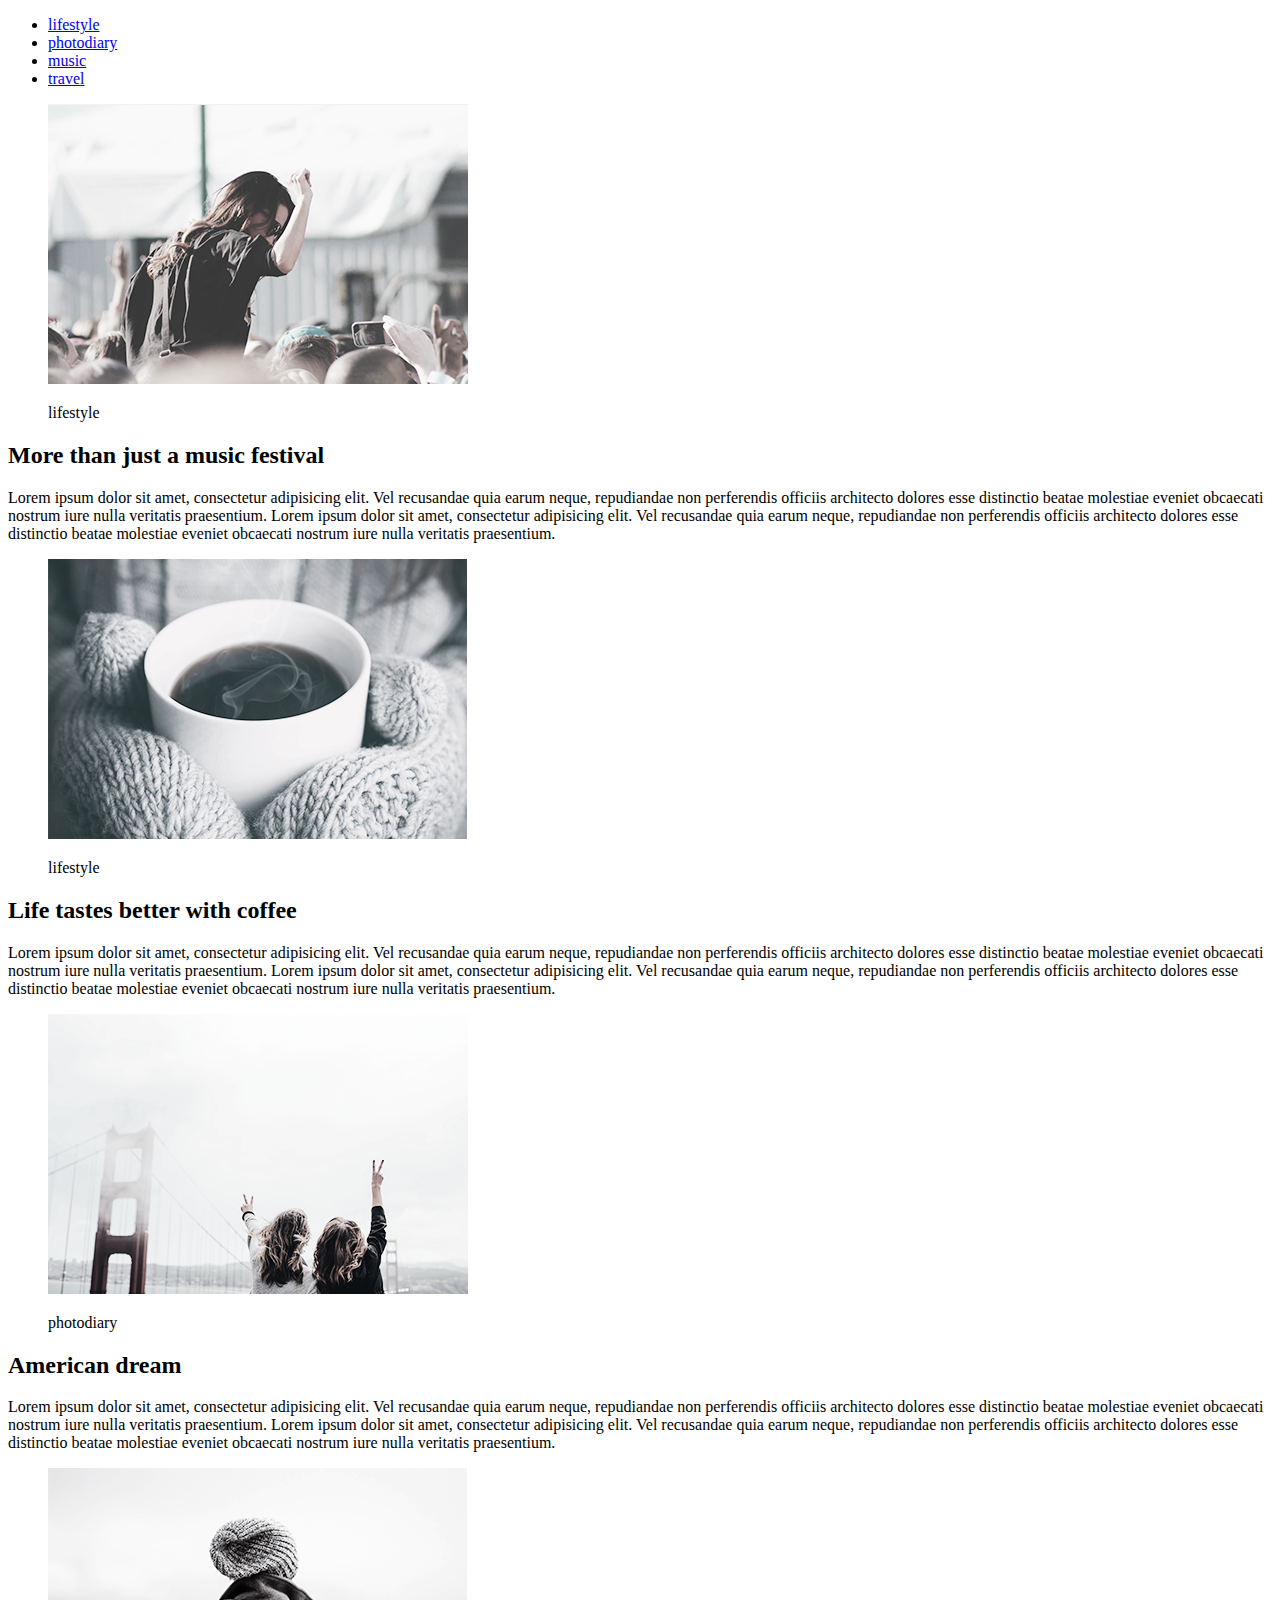
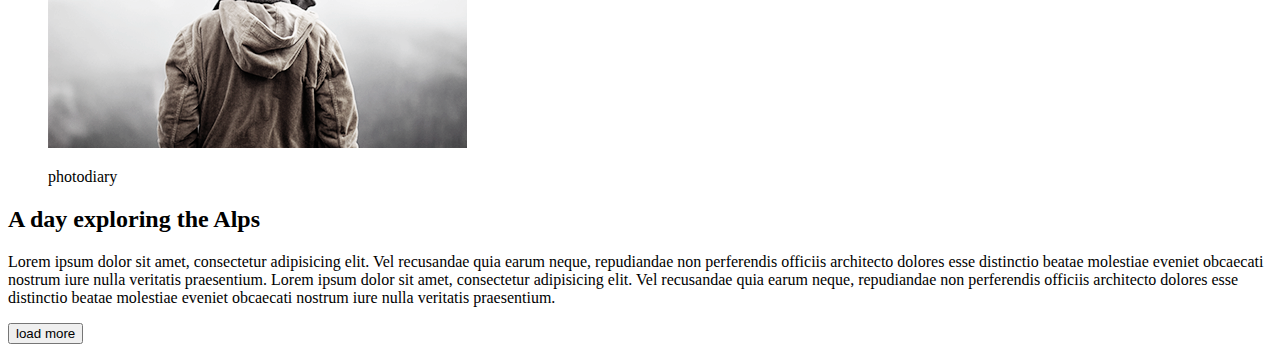
<file: module-1/index.htm>
<!DOCTYPE html>
<html lang="en">

<head>
    <meta charset="UTF-8">
    <meta name="viewport" content="width=device-width, initial-scale=1.0">
    <meta http-equiv="X-UA-Compatible" content="ie=edge">
    <title>Homework_1</title>
</head>

<body>

    <div>
        <ul>
            <li><a href="#">lifestyle</a></li>
            <li><a href="#">photodiary</a></li>
            <li><a href="#">music</a></li>
            <li><a href="#">travel</a></li>
        </ul>
    </div>

    <div>
        <figure>
            <p><img src="img/top_left.png" alt="lifestyle"></p>
            <figcaption>lifestyle</figcaption>
        </figure>

        <h2>More than just a music festival</h2>

        <P>Lorem ipsum dolor sit amet, consectetur adipisicing elit. Vel recusandae quia earum neque, repudiandae non perferendis officiis architecto dolores esse distinctio beatae molestiae eveniet obcaecati nostrum iure nulla veritatis praesentium. Lorem
            ipsum dolor sit amet, consectetur adipisicing elit. Vel recusandae quia earum neque, repudiandae non perferendis officiis architecto dolores esse distinctio beatae molestiae eveniet obcaecati nostrum iure nulla veritatis praesentium.</P>

    </div>
    <div>
        <figure>
            <p><img src="img/top_right.png" alt="lifestyle"></p>
            <figcaption>lifestyle</figcaption>
        </figure>

        <h2>Life tastes better with coffee</h2>

        <P>Lorem ipsum dolor sit amet, consectetur adipisicing elit. Vel recusandae quia earum neque, repudiandae non perferendis officiis architecto dolores esse distinctio beatae molestiae eveniet obcaecati nostrum iure nulla veritatis praesentium. Lorem
            ipsum dolor sit amet, consectetur adipisicing elit. Vel recusandae quia earum neque, repudiandae non perferendis officiis architecto dolores esse distinctio beatae molestiae eveniet obcaecati nostrum iure nulla veritatis praesentium.</P>
    </div>
    <div>
        <figure>
            <p><img src="img/down_left.png" alt="lifestyle"></p>
            <figcaption>photodiary</figcaption>
        </figure>

        <h2>American dream</h2>

        <P>Lorem ipsum dolor sit amet, consectetur adipisicing elit. Vel recusandae quia earum neque, repudiandae non perferendis officiis architecto dolores esse distinctio beatae molestiae eveniet obcaecati nostrum iure nulla veritatis praesentium. Lorem
            ipsum dolor sit amet, consectetur adipisicing elit. Vel recusandae quia earum neque, repudiandae non perferendis officiis architecto dolores esse distinctio beatae molestiae eveniet obcaecati nostrum iure nulla veritatis praesentium.</P>
    </div>
    <div>
        <figure>
            <p><img src="img/down_right.png" alt="lifestyle"></p>
            <figcaption>photodiary</figcaption>
        </figure>

        <h2>A day exploring the Alps</h2>

        <P>Lorem ipsum dolor sit amet, consectetur adipisicing elit. Vel recusandae quia earum neque, repudiandae non perferendis officiis architecto dolores esse distinctio beatae molestiae eveniet obcaecati nostrum iure nulla veritatis praesentium. Lorem
            ipsum dolor sit amet, consectetur adipisicing elit. Vel recusandae quia earum neque, repudiandae non perferendis officiis architecto dolores esse distinctio beatae molestiae eveniet obcaecati nostrum iure nulla veritatis praesentium.</P>
    </div>

    <button>load more</button>



</body>

</html>
</file>
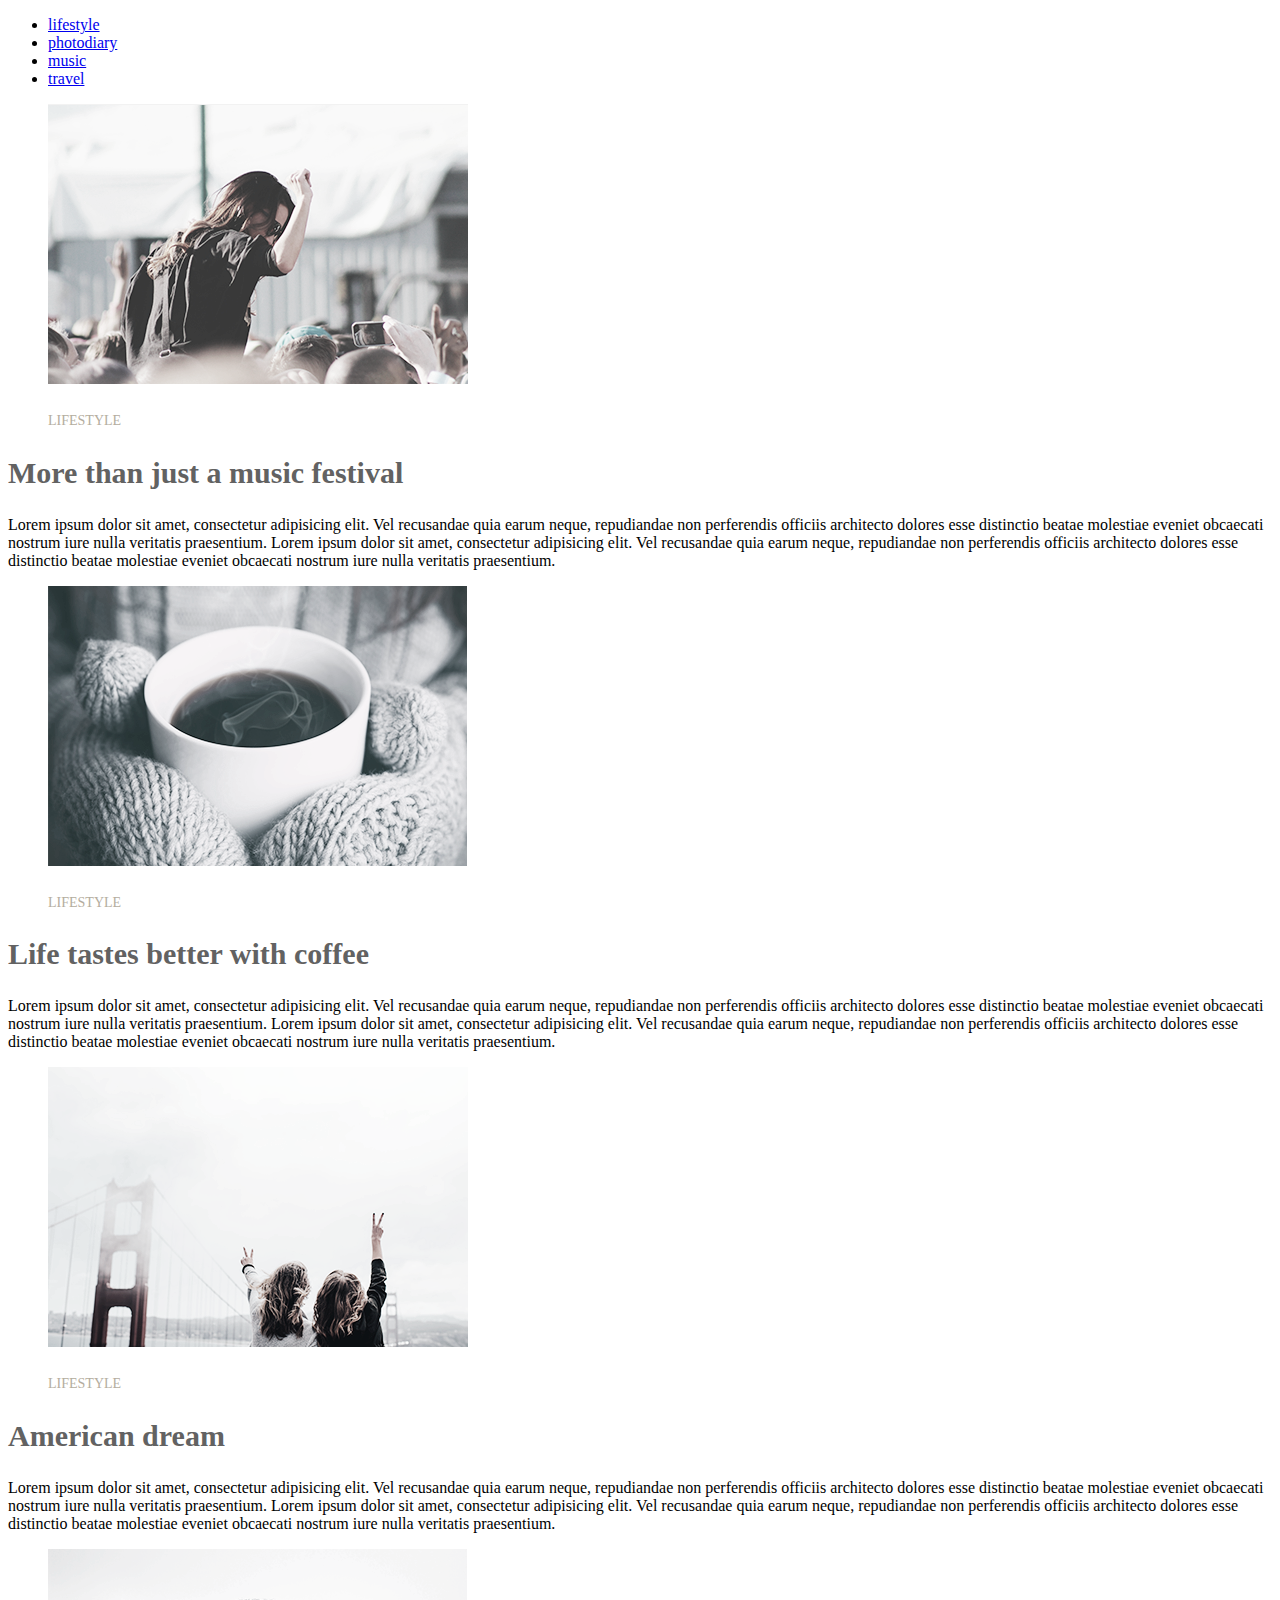
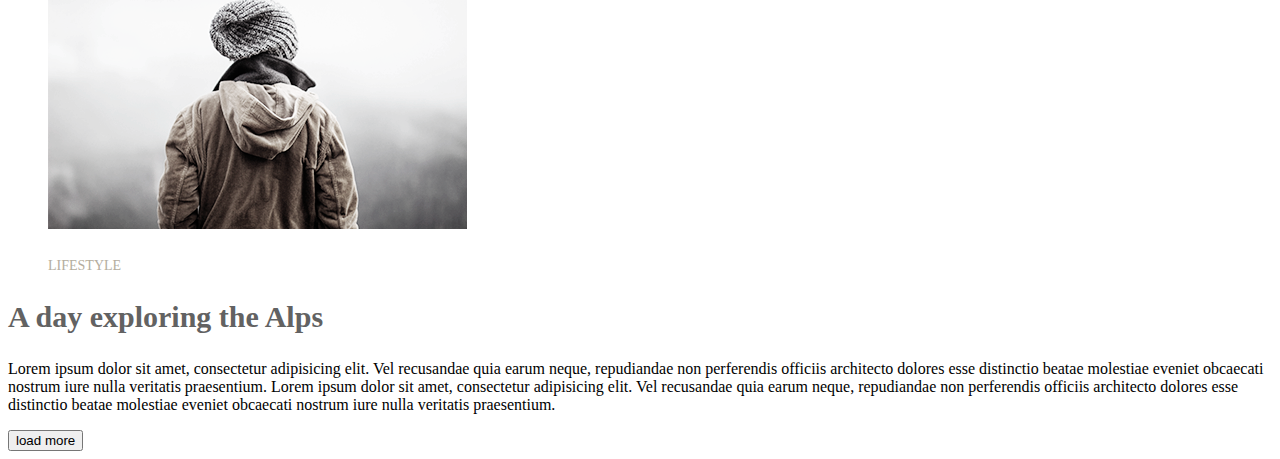
<file: module-1/index.html>
<!DOCTYPE html>
<html lang="en">

<head>
    <meta charset="UTF-8">
    <meta name="viewport" content="width=device-width, initial-scale=1.0">
    <meta http-equiv="X-UA-Compatible" content="ie=edge">
    <title>Homework_1</title>
    <link rel="stylesheet" href="CSS/style.css">
</head>

<body>

    <div class="table">
        <ul>
            <li><a href="#">lifestyle</a></li>
            <li><a href="#">photodiary</a></li>
            <li><a href="#">music</a></li>
            <li><a href="#">travel</a></li>
        </ul>
    </div>

    <div>
        <figure>
            <p><img src="img/top_left.png" alt="lifestyle"></p>
            <figcaption>Lifestyle</figcaption>
        </figure>

        <h2>More than just a music festival</h2>

        <P>Lorem ipsum dolor sit amet, consectetur adipisicing elit. Vel recusandae quia earum neque, repudiandae non perferendis officiis architecto dolores esse distinctio beatae molestiae eveniet obcaecati nostrum iure nulla veritatis praesentium. Lorem
            ipsum dolor sit amet, consectetur adipisicing elit. Vel recusandae quia earum neque, repudiandae non perferendis officiis architecto dolores esse distinctio beatae molestiae eveniet obcaecati nostrum iure nulla veritatis praesentium.</P>

    </div>
    <div>
        <figure>
            <p><img src="img/top_right.png" alt="lifestyle"></p>
            <figcaption>Lifestyle</figcaption>
        </figure>

        <h2>Life tastes better with coffee</h2>

        <P>Lorem ipsum dolor sit amet, consectetur adipisicing elit. Vel recusandae quia earum neque, repudiandae non perferendis officiis architecto dolores esse distinctio beatae molestiae eveniet obcaecati nostrum iure nulla veritatis praesentium. Lorem
            ipsum dolor sit amet, consectetur adipisicing elit. Vel recusandae quia earum neque, repudiandae non perferendis officiis architecto dolores esse distinctio beatae molestiae eveniet obcaecati nostrum iure nulla veritatis praesentium.</P>
    </div>
    <div>
        <figure>
            <p><img src="img/down_left.png" alt="lifestyle"></p>
            <figcaption>Lifestyle</figcaption>
        </figure>

        <h2>American dream</h2>

        <P>Lorem ipsum dolor sit amet, consectetur adipisicing elit. Vel recusandae quia earum neque, repudiandae non perferendis officiis architecto dolores esse distinctio beatae molestiae eveniet obcaecati nostrum iure nulla veritatis praesentium. Lorem
            ipsum dolor sit amet, consectetur adipisicing elit. Vel recusandae quia earum neque, repudiandae non perferendis officiis architecto dolores esse distinctio beatae molestiae eveniet obcaecati nostrum iure nulla veritatis praesentium.</P>
    </div>
    <div>
        <figure>
            <p><img src="img/down_right.png" alt="lifestyle"></p>
            <figcaption>Lifestyle</figcaption>
        </figure>

        <h2>A day exploring the Alps</h2>

        <P>Lorem ipsum dolor sit amet, consectetur adipisicing elit. Vel recusandae quia earum neque, repudiandae non perferendis officiis architecto dolores esse distinctio beatae molestiae eveniet obcaecati nostrum iure nulla veritatis praesentium. Lorem
            ipsum dolor sit amet, consectetur adipisicing elit. Vel recusandae quia earum neque, repudiandae non perferendis officiis architecto dolores esse distinctio beatae molestiae eveniet obcaecati nostrum iure nulla veritatis praesentium.</P>
    </div>

    <button>load more</button>



</body>

</html>
</file>
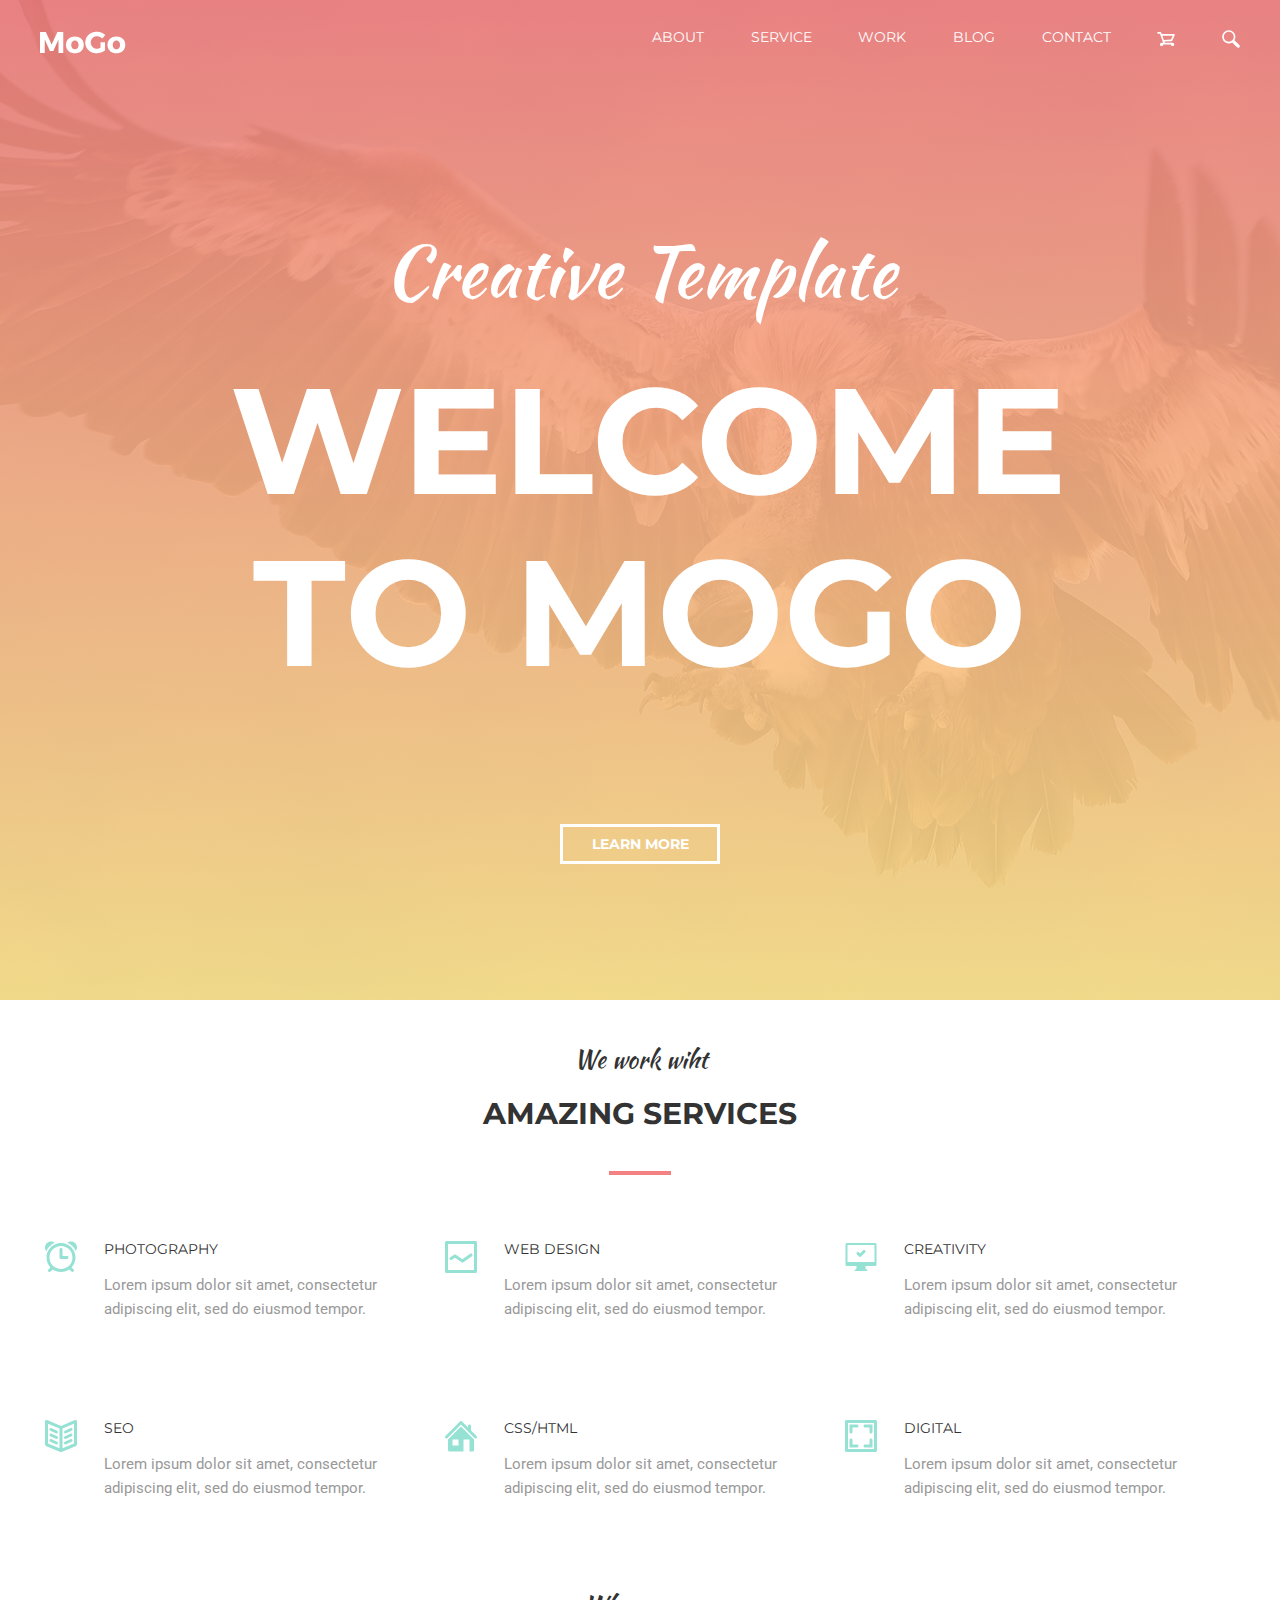
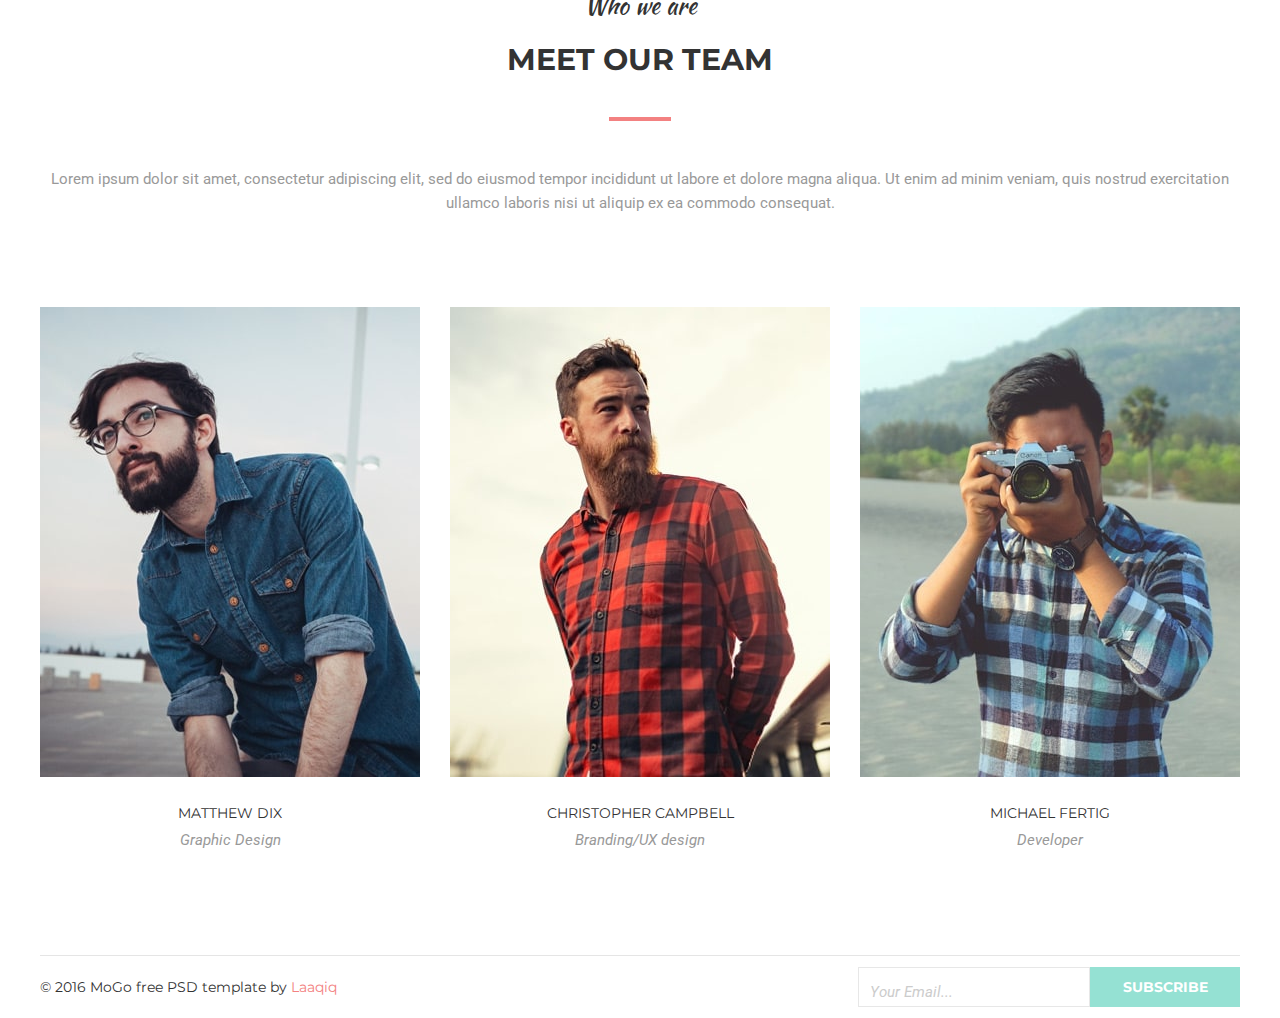
<file: module-10/index.html>
<!DOCTYPE html>
<html lang="en">

<head>
    <meta charset="UTF-8">
    <meta name="viewport" content="width=device-width, initial-scale=1.0">
    <meta http-equiv="X-UA-Compatible" content="ie=edge">
    <title>Homework-10</title>
    <link href="https://fonts.googleapis.com/css?family=Kaushan+Script|Montserrat:400,700|Roboto:400,400i&display=swap" rel="stylesheet">
    <link rel="stylesheet" href="css/normilize.css">
    <link rel="stylesheet" href="css/style.css">



</head>

<body>

    <div class="banner">
        <div class="wrapper">
            <header class="header flex-conteiner">
                <a href="#" class="logo link">
                    <img srcset="img/ico/logo.png 86w, img/ico/logo@2.png 172w" sizes="86px" src="img/ico/logo.png" alt="logo" height="23">
                </a>

                <ul class="list nav flex-conteiner">
                    <li class="nav__list">
                        <a href="" class="link nav__link">About</a>
                    </li>
                    <li class="nav__list">
                        <a href="" class="link nav__link">service</a>
                    </li>
                    <li class="nav__list">
                        <a href="" class="link nav__link">work</a>
                    </li>
                    <li class="nav__list">
                        <a href="" class="link nav__link">blog</a>
                    </li>
                    <li class="nav__list">
                        <a href="" class="link nav__link">contact</a>
                    </li>
                    <li class="nav__list">
                        <a href="" class="link nav__link--ico">
                            <svg class="nav__ico">
                                    <use href="img/ico/ico.svg#shoping_cart"></use>
                                </svg>
                        </a>
                    </li>
                    <li class="nav__list">
                        <a href="" class="link nav__link--ico">
                            <svg class="nav__ico">
                                    <use href="img/ico/ico.svg#glass"></use>
                                </svg>
                        </a>
                    </li>
                </ul>
            </header>


            <h3 class="head-cursive--banner head-cursive">Creative Template</h3>
            <h1 class="head--banner head">Welcome to MoGo</h1>

            <button class="button banner__button">Learn more</button>

        </div>
    </div>

    <!-- SERVICES -->

    <main class="wrapper">
        <section class="services">

            <h2 class="head-cursive head-cursive--services">We work wiht</h2>
            <h2 class="head head--services">amazing services</h2>

            <ul class="service">
                <li class="list service__card ">
                    <svg class="service__ico">
                            <use href="img/ico/ico.svg#ico_alarm"></use>
                        </svg>
                    <div>
                        <h3 class="service__name">Photography</h3>

                        <p class="service__about">Lorem ipsum dolor sit amet, consectetur adipiscing elit, sed do eiusmod tempor.</p>

                    </div>
                </li>
                <li class="list service__card">
                    <svg class="service__ico">
                            <use href="img/ico/ico.svg#ico_graph"></use>
                        </svg>

                    <div>
                        <h3 class="service__name">Web Design</h3>

                        <p class="service__about">Lorem ipsum dolor sit amet, consectetur adipiscing elit, sed do eiusmod tempor.</p>

                    </div>
                </li>
                <li class="list service__card">
                    <svg class="service__ico">
                            <use href="img/ico/ico.svg#ico_computer"></use>
                        </svg>
                    <div>
                        <h3 class="service__name">Creativity</h3>

                        <p class="service__about">Lorem ipsum dolor sit amet, consectetur adipiscing elit, sed do eiusmod tempor.</p>

                    </div>
                </li>
                <li class="list service__card">
                    <svg class="service__ico">
                            <use href="img/ico/ico.svg#ico_book"></use>
                        </svg>

                    <div>
                        <h3 class="service__name">seo</h3>

                        <p class="service__about">Lorem ipsum dolor sit amet, consectetur adipiscing elit, sed do eiusmod tempor.</p>

                    </div>
                </li>
                <li class="list service__card">
                    <svg class="service__ico">
                            <use href="img/ico/ico.svg#ico_home"></use>
                        </svg>

                    <div>
                        <h3 class="service__name">Css/Html</h3>

                        <p class="service__about">Lorem ipsum dolor sit amet, consectetur adipiscing elit, sed do eiusmod tempor.</p>

                    </div>
                </li>
                <li class="list service__card">
                    <svg class="service__ico">
                            <use href="img/ico/ico.svg#ico_digital"></use>
                        </svg>

                    <div>
                        <h3 class="service__name">digital</h3>

                        <p class="service__about">Lorem ipsum dolor sit amet, consectetur adipiscing elit, sed do eiusmod tempor.</p>

                    </div>
                </li>
            </ul>

        </section>

        <!-- TEAM -->

        <section class="team">

            <h2 class="head-cursive head-cursive--team">Who we are</h2>
            <h2 class="head head--team">meet our team</h2>

            <p class="team__about">
                Lorem ipsum dolor sit amet, consectetur adipiscing elit, sed do eiusmod tempor incididunt ut labore et dolore magna aliqua. Ut enim ad minim veniam, quis nostrud exercitation ullamco laboris nisi ut aliquip ex ea commodo consequat.
            </p>

            <ul class="team-card">
                <li class="list team-card__list">
                    <div class="team-card__bgr">
                        <div class="team-card__img">
                            <img srcset="img/photo-1.jpg 380w, img/photo-1@2.jpg 760w" sizes="380px" src="img/photo-1.jpg" alt="team-photo-1" height="470">
                            <div class="team-card__gradient">
                                <ul class="team-card__social">
                                    <li class="list team-card__social-ico">
                                        <a href="" class="link team-card__link">
                                            <svg class="team-card__icons">
                                                <use href="img/ico/ico.svg#Ico_fb"></use>
                                            </svg>
                                        </a>
                                    </li>
                                    <li class="list team-card__social-ico">
                                        <a href="" class="link team-card__link">
                                            <svg class="team-card__icons">
                                                <use href="img/ico/ico.svg#ico_twitter"></use>
                                            </svg>
                                        </a>
                                    </li>
                                    <li class="list team-card__social-ico">
                                        <a href="" class="link team-card__link">
                                            <svg class="team-card__icons">
                                                <use href="img/ico/ico.svg#ico_pinteres"></use>
                                            </svg>
                                        </a>
                                    </li>
                                    <li class="list team-card__social-ico">
                                        <a href="" class="link team-card__link">
                                            <svg class="team-card__icons">
                                                <use href="img/ico/ico.svg#ico_instagramm"></use>
                                            </svg>
                                        </a>
                                    </li>
                                </ul>
                            </div>
                        </div>
                    </div>

                    <p class="team-card__name">Matthew Dix</p>
                    <p class="team-card__position">Graphic Design</p>

                </li>

                <li class="list team-card__list">
                    <div class="team-card__bgr">
                        <div class="team-card__img">
                            <img srcset="img/photo-2.jpg 380w, img/photo-2@2.jpg 760w" sizes="380px" src="img/photo-2.jpg" alt="team-photo-1" height="470">
                            <div class="team-card__gradient">
                                <ul class="team-card__social">
                                    <li class="list team-card__social-ico">
                                        <a href="" class="link team-card__link">
                                            <svg class="team-card__icons">
                                                            <use href="img/ico/ico.svg#Ico_fb"></use>
                                                        </svg>
                                        </a>
                                    </li>
                                    <li class="list team-card__social-ico">
                                        <a href="" class="link team-card__link">
                                            <svg class="team-card__icons">
                                                            <use href="img/ico/ico.svg#ico_twitter"></use>
                                                        </svg>
                                        </a>
                                    </li>
                                    <li class="list team-card__social-ico">
                                        <a href="" class="link team-card__link">
                                            <svg class="team-card__icons">
                                                            <use href="img/ico/ico.svg#ico_pinteres"></use>
                                                        </svg>
                                        </a>
                                    </li>
                                    <li class="list team-card__social-ico">
                                        <a href="" class="link team-card__link">
                                            <svg class="team-card__icons">
                                                            <use href="img/ico/ico.svg#ico_instagramm"></use>
                                                        </svg>
                                        </a>
                                    </li>
                                </ul>
                            </div>
                        </div>
                    </div>

                    <p class="team-card__name">Christopher Campbell</p>
                    <p class="team-card__position">Branding/UX design</p>
                </li>
                <li class="list team-card__list">
                    <div class="team-card__bgr">
                        <div class="team-card__img">
                            <img srcset="img/photo-3.jpg 380w, img/photo-3@2.jpg 760w" sizes="380px" src="img/photo-3.jpg" alt="team-photo-1" height="470">
                            <div class="team-card__gradient">
                                <ul class="team-card__social">
                                    <li class="list team-card__social-ico">
                                        <a href="" class="link team-card__link">
                                            <svg class="team-card__icons">
                                                            <use href="img/ico/ico.svg#Ico_fb"></use>
                                                        </svg>
                                        </a>
                                    </li>
                                    <li class="list team-card__social-ico">
                                        <a href="" class="link team-card__link">
                                            <svg class="team-card__icons">
                                                            <use href="img/ico/ico.svg#ico_twitter"></use>
                                                        </svg>
                                        </a>
                                    </li>
                                    <li class="list team-card__social-ico">
                                        <a href="" class="link team-card__link">
                                            <svg class="team-card__icons">
                                                            <use href="img/ico/ico.svg#ico_pinteres"></use>
                                                        </svg>
                                        </a>
                                    </li>
                                    <li class="list team-card__social-ico">
                                        <a href="" class="link team-card__link">
                                            <svg class="team-card__icons">
                                                            <use href="img/ico/ico.svg#ico_instagramm"></use>
                                                        </svg>
                                        </a>
                                    </li>
                                </ul>
                            </div>
                        </div>
                    </div>
                    <p class="team-card__name">Michael Fertig </p>
                    <p class="team-card__position">Developer</p>
                </li>
            </ul>

        </section>
    </main>

    <footer class="footer wrapper">

        <p class="footer__who-did">© 2016 MoGo free PSD template by <span class="footer__who-did--red">Laaqiq</span></p>

        <div class="mail">
            <input class="mail__input" type="email" placeholder="Your Email...">
            <button class="mail__button button">Subscribe</button>
        </div>

    </footer>
</body>

</html>
</file>
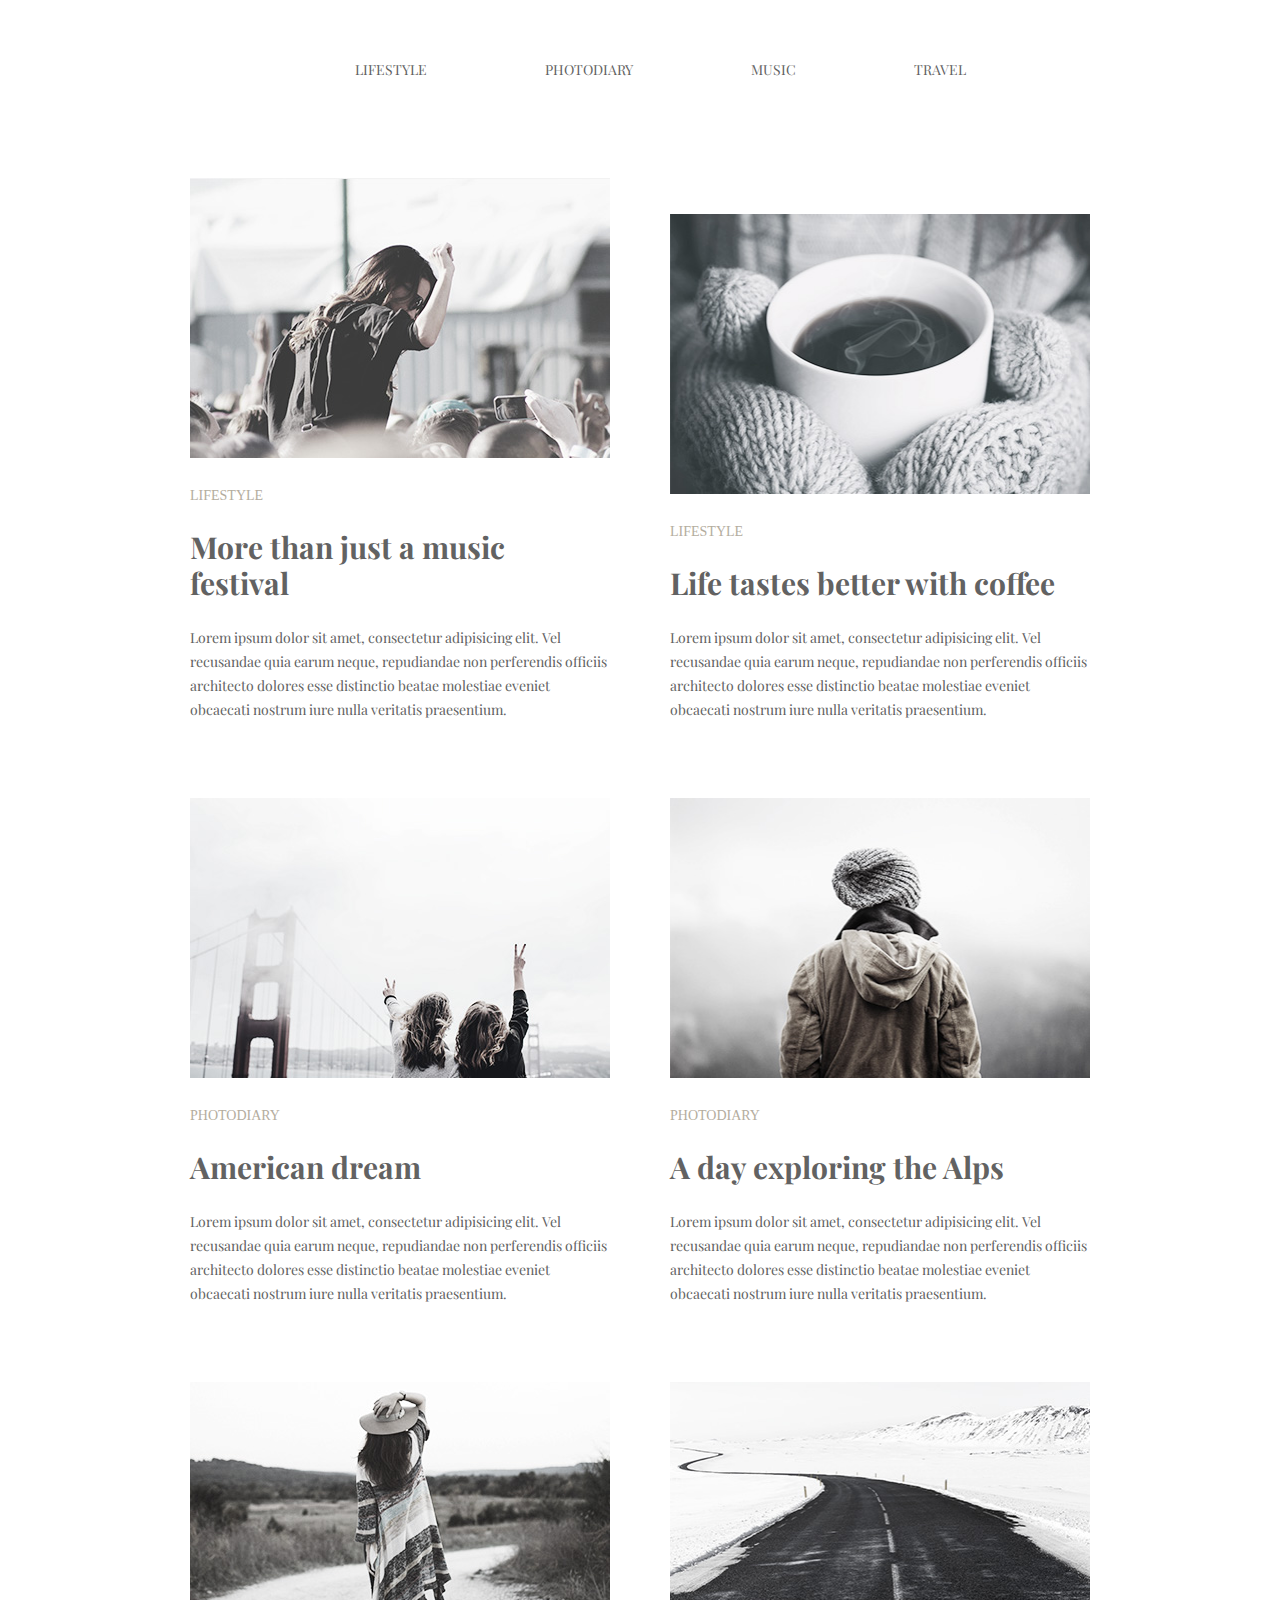
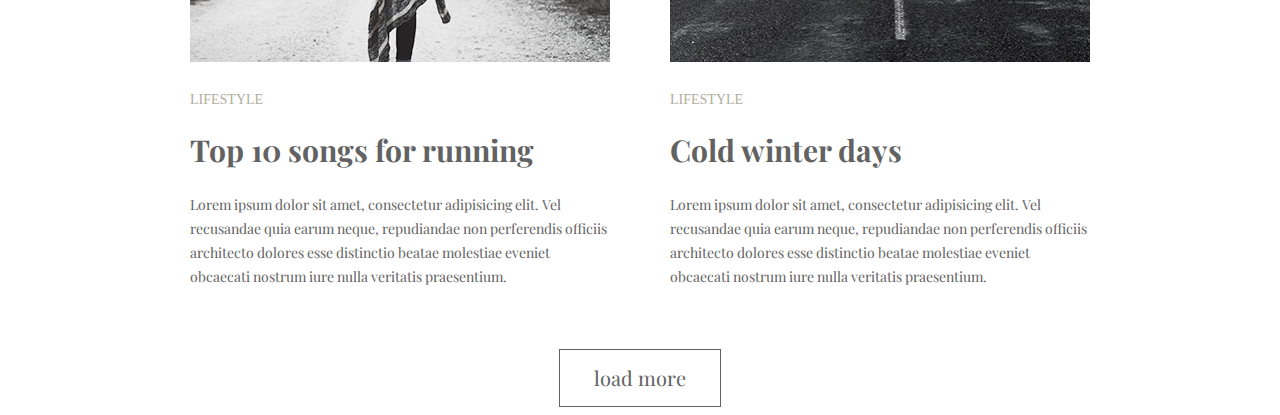
<file: module-3/index.html>
<!DOCTYPE html>
<html lang="en">

<head>
    <meta charset="UTF-8">
    <meta name="viewport" content="width=device-width, initial-scale=1.0">
    <meta http-equiv="X-UA-Compatible" content="ie=edge">
    <title>Homework_1</title>
    <link rel="stylesheet" href="css/style.css">
    <link href="https://fonts.googleapis.com/css?family=Playfair+Display:400,400i,700,700i,900&display=swap" rel="stylesheet">
</head>

<body>
    <div class="wrap">
        <header>
            <nav class="menu">
                <ul>
                    <li><a href="#">lifestyle</a></li>
                    <li><a href="#">photodiary</a></li>
                    <li><a href="#">music</a></li>
                    <li><a href="#">travel</a></li>
                </ul>
            </nav>
        </header>

        <div class="left_column">
            <figure>
                <img src="img/top_left.jpg" alt="lifestyle" width="420" height="280">
                <figcaption>lifestyle</figcaption>
            </figure>

            <h2>More than just a music festival</h2>

            <P class="text">Lorem ipsum dolor sit amet, consectetur adipisicing elit. Vel recusandae quia earum neque, repudiandae non perferendis officiis architecto dolores esse distinctio beatae molestiae eveniet obcaecati nostrum iure nulla veritatis praesentium.
            </P>

        </div>
        <div class="right_column">
            <figure>
                <img src="img/top_right.jpg" alt="lifestyle" width="420" height="280">
                <figcaption>lifestyle</figcaption>
            </figure>

            <h2>Life tastes better with coffee</h2>

            <P class="text">Lorem ipsum dolor sit amet, consectetur adipisicing elit. Vel recusandae quia earum neque, repudiandae non perferendis officiis architecto dolores esse distinctio beatae molestiae eveniet obcaecati nostrum iure nulla veritatis praesentium.
            </P>
        </div>
        <div class="left_column">
            <figure>
                <img src="img/mid_left.jpg" alt="lifestyle" width="420" height="280">
                <figcaption>photodiary</figcaption>
            </figure>

            <h2>American dream</h2>

            <P class="text">Lorem ipsum dolor sit amet, consectetur adipisicing elit. Vel recusandae quia earum neque, repudiandae non perferendis officiis architecto dolores esse distinctio beatae molestiae eveniet obcaecati nostrum iure nulla veritatis praesentium.
            </P>
        </div>
        <div class="right_column">
            <figure>
                <img src="img/mid_right.jpg" alt="lifestyle" width="420" height="280">
                <figcaption>photodiary</figcaption>
            </figure>

            <h2>A day exploring the Alps</h2>

            <P class="text">Lorem ipsum dolor sit amet, consectetur adipisicing elit. Vel recusandae quia earum neque, repudiandae non perferendis officiis architecto dolores esse distinctio beatae molestiae eveniet obcaecati nostrum iure nulla veritatis praesentium.
            </P>
        </div>

        <div class="left_column">
            <figure>
                <img src="img/bot_left.jpg" alt="lifestyle" width="420" height="280">
                <figcaption>lifestyle</figcaption>
            </figure>

            <h2>Top 10 songs for running</h2>

            <P class="text">Lorem ipsum dolor sit amet, consectetur adipisicing elit. Vel recusandae quia earum neque, repudiandae non perferendis officiis architecto dolores esse distinctio beatae molestiae eveniet obcaecati nostrum iure nulla veritatis praesentium.
            </P>

        </div>

        <div class="right_column">
            <figure>
                <img src="img/bot_right.jpg" alt="lifestyle" width="420" height="280">
                <figcaption>lifestyle</figcaption>
            </figure>

            <h2>Cold winter days</h2>

            <P class="text">Lorem ipsum dolor sit amet, consectetur adipisicing elit. Vel recusandae quia earum neque, repudiandae non perferendis officiis architecto dolores esse distinctio beatae molestiae eveniet obcaecati nostrum iure nulla veritatis praesentium.
            </P>
        </div>



        <button class="button">load more</button>


    </div>
</body>

</html>
</file>
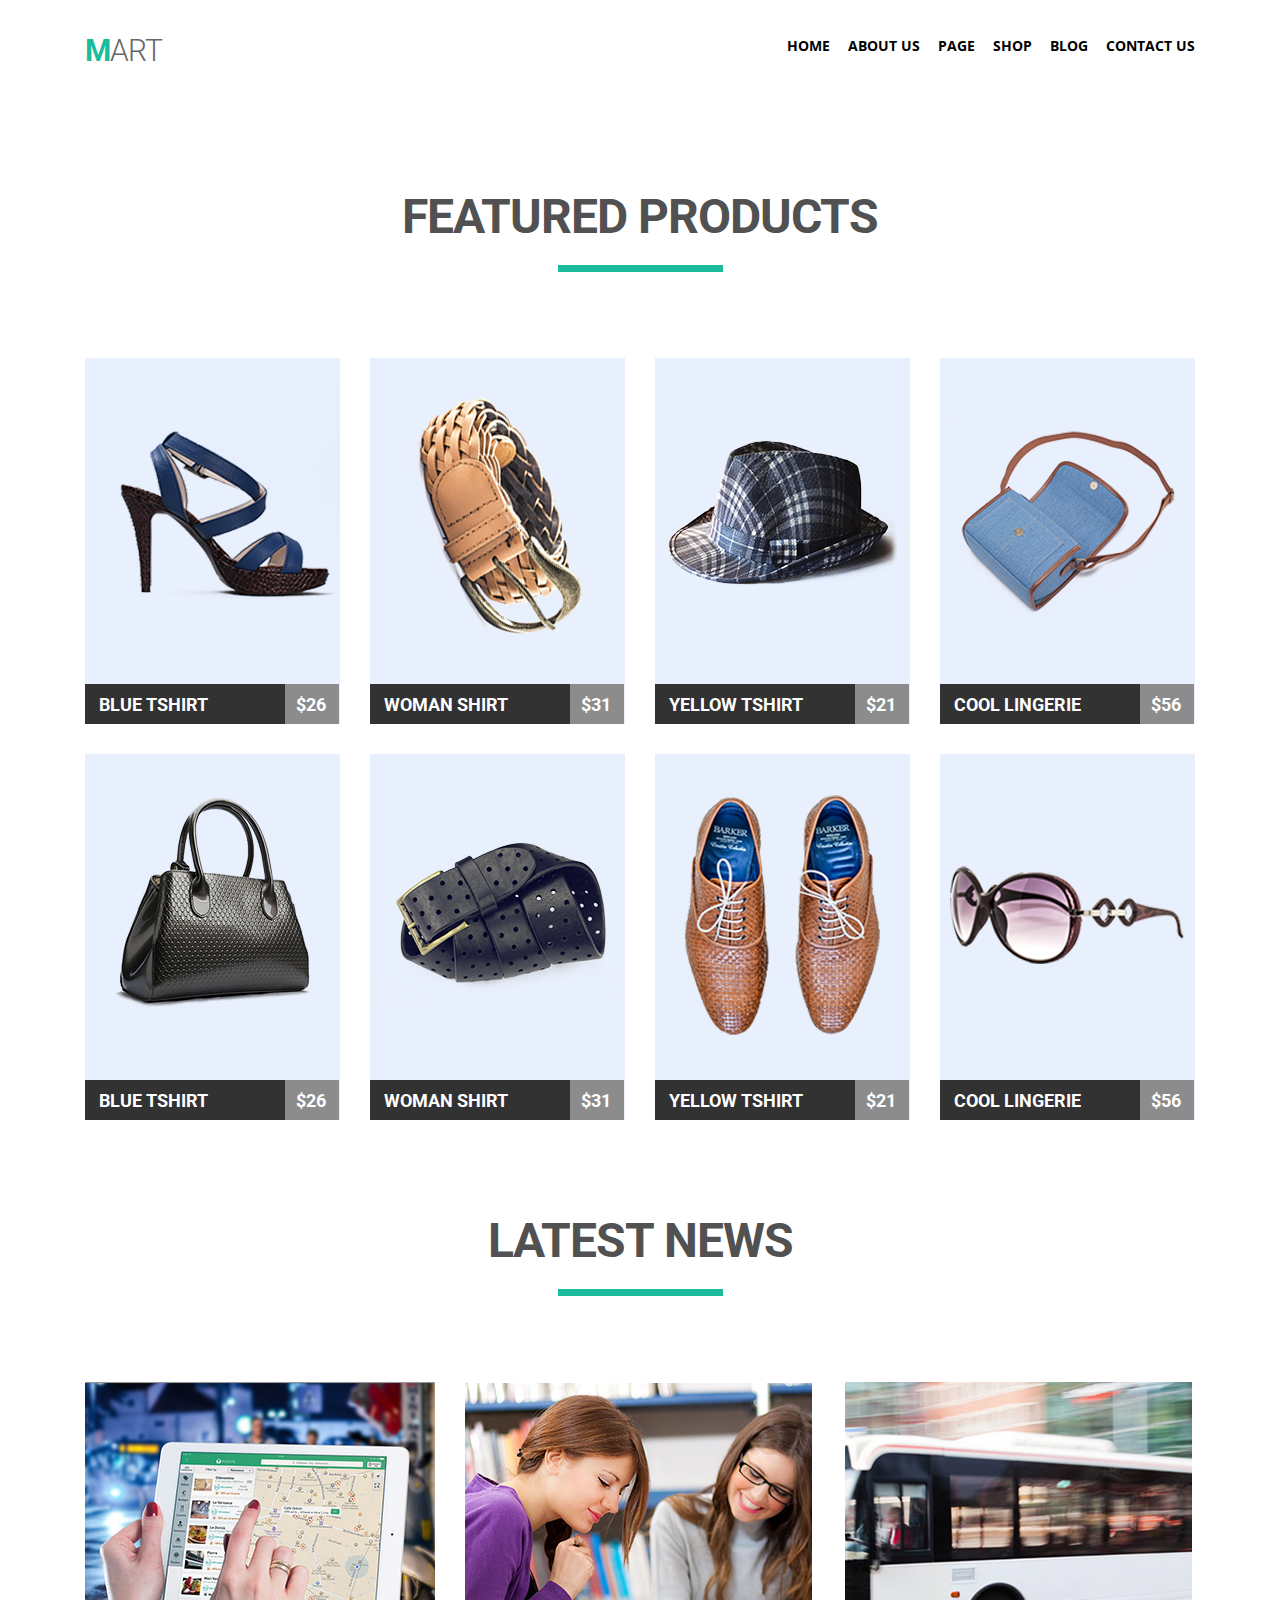
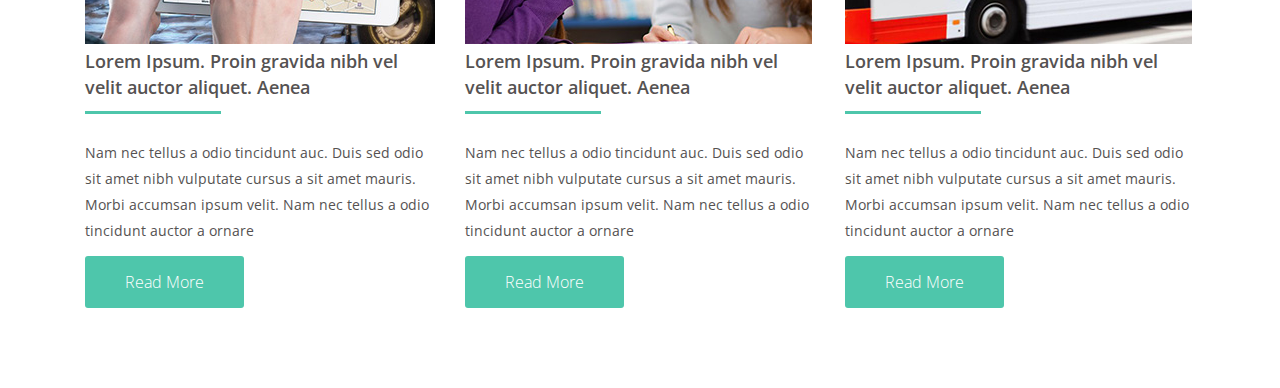
<file: module-4/index.html>
<!DOCTYPE html>
<html lang="en">

<head>
    <meta charset="UTF-8">
    <meta name="viewport" content="width=device-width, initial-scale=1.0">
    <meta http-equiv="X-UA-Compatible" content="ie=edge">
    <title>Homework_4</title>
    <link href="https://fonts.googleapis.com/css?family=Open+Sans|Roboto:300,300i,400,400i,500,500i,700,700i,900,900i&display=swap" rel="stylesheet">
    <link rel="stylesheet" href="css/style.css">
</head>

<body>
    <div class="wrapper">
        <!-- HEADER -->
        <header class="header clearfix">
            <logo class="logo">
                mart
            </logo>
            <nav class="menu">
                <ul>
                    <li><a href="#">home</a></li>
                    <li>
                        <a href="#">about us</a></li>
                    <li>
                        <a href="#">page</a></li>
                    <li>
                        <a href="#">shop</a></li>
                    <li>
                        <a href="#">blog</a></li>
                    <li>
                        <a href="#">contact us</a></li>
                </ul>
            </nav>
        </header>
        <!-- SECTION WITH PRODUCTS -->
        <section class="clearfix">
            <h2 class="name_section">featured products

            </h2>
            <div class="goods">
                <ul>
                    <li>
                        <img src="img/shooe.png" alt="shooe" width="255" height="322">

                        <div class="goods_name">
                            <p>Blue Tshirt</p>
                        </div>

                        <div class="goods_price">
                            <p>26</p>
                        </div>
                    </li>
                    <li>
                        <img src="img/belt.png" alt="belt" width="255" height="322">

                        <div class="goods_name">
                            <p>WOMAN shirt</p>
                        </div>

                        <div class="goods_price">
                            <p>31</p>
                        </div>
                    </li>
                    <li>
                        <img src="img/hat.png" alt="hat" width="255" height="322">

                        <div class="goods_name">
                            <p>YELLOW Tshirt</p>
                        </div>

                        <div class="goods_price">
                            <p>21</p>
                        </div>
                    </li>
                    <li>
                        <img src="img/blue_bag.png" alt="blue_bag" width="255" height="322">

                        <div class="goods_name">
                            <p>Cool lingerie</p>
                        </div>

                        <div class="goods_price">
                            <p>56</p>
                        </div>
                    </li>
                    <li>
                        <img src="img/black_bag.png" alt="black_bag" width="255" height="322">

                        <div class="goods_name">
                            <p>Blue Tshirt</p>
                        </div>
                        <div class="goods_price">
                            <p>26</p>
                        </div>
                    </li>
                    <li>
                        <img src="img/black_belt.png" alt="black_belt" width="255" height="322">

                        <div class="goods_name">
                            <p>WOMAN shirt</p>
                        </div>

                        <div class="goods_price">
                            <p>31</p>
                        </div>
                    </li>
                    <li>
                        <img src="img/man_shoe.png" alt="man_shoe.png" width="255" height="322">

                        <div class="goods_name">
                            <p>YELLOW Tshirt</p>
                        </div>

                        <div class="goods_price">
                            <p>21</p>
                        </div>
                    </li>
                    <li>
                        <img src="img/glass.png" alt="glass" width="255" height="322">

                        <div class="goods_name">
                            <p>Cool lingerie</p>
                        </div>

                        <div class="goods_price">
                            <p>56</p>
                        </div>
                    </li>
                </ul>
            </div>
        </section>

        <!-- SECTION WITH  NEWS-->

        <section class="clearfix">
            <h2 class="name_section">Latest news

            </h2>
            <ul class="news">
                <li>
                    <img src="img/map_tablet.jpg" alt="news_img">
                    <p class="news_header">Lorem Ipsum. Proin gravida nibh vel velit auctor aliquet. Aenea</p>

                    <p class="news_artical">Nam nec tellus a odio tincidunt auc. Duis sed odio sit amet nibh vulputate cursus a sit amet mauris. Morbi accumsan ipsum velit. Nam nec tellus a odio tincidunt auctor a ornare </p>
                    <button>Read More</button>
                </li>
                <li>
                    <img src="img/girls.jpg" alt="news_img">
                    <p class="news_header">Lorem Ipsum. Proin gravida nibh vel velit auctor aliquet. Aenea</p>

                    <p class="news_artical">Nam nec tellus a odio tincidunt auc. Duis sed odio sit amet nibh vulputate cursus a sit amet mauris. Morbi accumsan ipsum velit. Nam nec tellus a odio tincidunt auctor a ornare </p>
                    <button>Read More</button>
                </li>
                <li>
                    <img src="img/bus.jpg" alt="news_img">
                    <p class="news_header">Lorem Ipsum. Proin gravida nibh vel velit auctor aliquet. Aenea</p>

                    <p class="news_artical">Nam nec tellus a odio tincidunt auc. Duis sed odio sit amet nibh vulputate cursus a sit amet mauris. Morbi accumsan ipsum velit. Nam nec tellus a odio tincidunt auctor a ornare </p>
                    <button>Read More</button>
                </li>
            </ul>
        </section>
    </div>
</body>

</html>
</file>
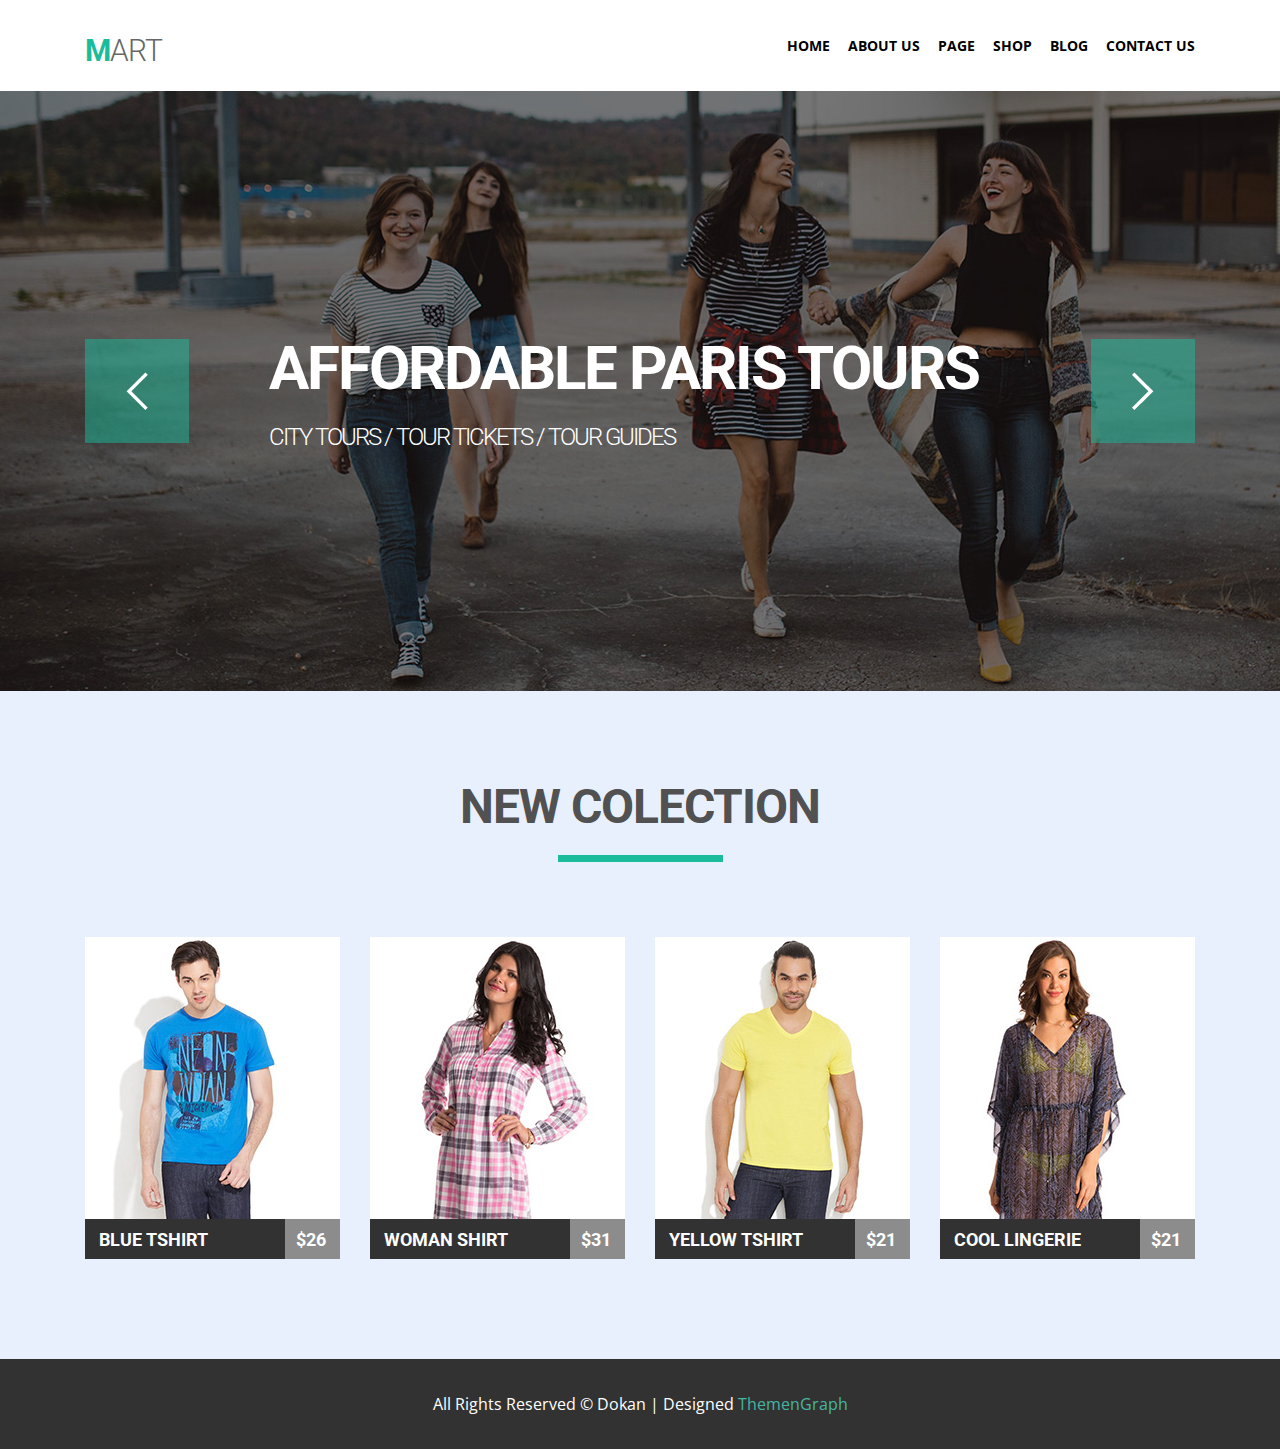
<file: module-5/index.html>
<!DOCTYPE html>
<html lang="en">

<head>
    <meta charset="UTF-8">
    <meta name="viewport" content="width=device-width, initial-scale=1.0">
    <meta http-equiv="X-UA-Compatible" content="ie=edge">
    <title>Homework_5</title>
    <link href="https://fonts.googleapis.com/css?family=Open+Sans|Roboto:300,300i,400,400i,500,500i,700,700i,900,900i&display=swap" rel="stylesheet">
    <link rel="stylesheet" href="css/style.css">
</head>

<body>



    <!-- HEADER -->
    <div class="wrapper_header">
        <header class="header clearfix">
            <logo class="logo">
                mart
            </logo>
            <nav class="menu">
                <ul>
                    <li><a href="#">home</a></li>
                    <li>
                        <a href="#">about us</a></li>
                    <li>
                        <a href="#">page</a></li>
                    <li>
                        <a href="#">shop</a></li>
                    <li>
                        <a href="#">blog</a></li>
                    <li>
                        <a href="#">contact us</a></li>
                </ul>
            </nav>
        </header>
    </div>


    <!-- SLIDER -->
    <ul>

        <li class="wrapper_slider">
            <div class=" wrapper_slider_nav clearfix ">
                <button class="slider_nav_left "></button>
                <button class="slider_nav_right "></button>
                <div class="slider_text ">
                    <h2>AFFORDABLE PARIS TOURS </h2>
                    <p>CITY TOURS / TOUR TICKETS / TOUR GUIDES</p>
                </div>
            </div>
        </li>
    </ul>
    <!-- SECTION WITH PRODUCTS -->
    <div class="wrapper ">
        <section class="clearfix ">
            <h2 class="name_section ">new colection

            </h2>
            <div class="goods ">
                <ul>
                    <li>
                        <div class="goods_add ">
                        </div>

                        <div class="icons_goods ico_heart "></div>
                        <div class="icons_goods ico_arrows "></div>
                        <div class="icons_goods ico_clock "></div>

                        <button class="add_button ">add to cart</button>

                        <img src="img/first_man.jpg " alt="blue thirt " width="255 " height="322 ">
                        <div class="mini_wrap ">
                            <div class="goods_name ">
                                <p>Blue Tshirt</p>
                            </div>

                            <div class="goods_price ">
                                <p>26</p>
                            </div>
                        </div>

                    </li>
                    <li>
                        <div class="goods_add ">
                        </div>

                        <div class="icons_goods ico_heart "></div>
                        <div class="icons_goods ico_arrows "></div>
                        <div class="icons_goods ico_clock "></div>

                        <button class="add_button ">add to cart</button>
                        <img src="img/first_woman.jpg " alt="woman shirt " width="255 " height="322 ">
                        <div class="mini_wrap ">
                            <div class="goods_name ">
                                <p>WOMAN shirt</p>
                            </div>

                            <div class="goods_price ">
                                <p>31</p>
                            </div>
                        </div>

                    </li>
                    <li>
                        <div class="goods_add ">
                        </div>

                        <div class="icons_goods ico_heart "></div>
                        <div class="icons_goods ico_arrows "></div>
                        <div class="icons_goods ico_clock "></div>

                        <button class="add_button ">add to cart</button>
                        <img src="img/second_man.jpg " alt="yellow tshirt " width="255 " height="322 ">

                        <div class="mini_wrap ">
                            <div class="goods_name ">
                                <p>YELLOW Tshirt</p>
                            </div>

                            <div class="goods_price ">
                                <p>21</p>
                            </div>
                    </li>
                    <li>
                        <div class="goods_add ">
                        </div>

                        <div class="icons_goods ico_heart "></div>
                        <div class="icons_goods ico_arrows "></div>
                        <div class="icons_goods ico_clock "></div>

                        <button class="add_button ">add to cart</button>
                        <img src="img/second_woman.jpg " alt="Cool lingerie " width="255 " height="322 ">

                        <div class="mini_wrap ">
                            <div class="goods_name ">
                                <p>Cool lingerie</p>
                            </div>

                            <div class="goods_price ">
                                <p>21</p>
                            </div>
                    </li>
                    </div>


                </ul>
                </div>
        </section>


        <!-- FOOTER-->
        <footer class="footer ">
            <p class="rights ">All Rights Reserved © Dokan | Designed <span class="firm_name ">ThemenGraph</span> </p>
        </footer>
        </div>
</body>

</html>
</file>
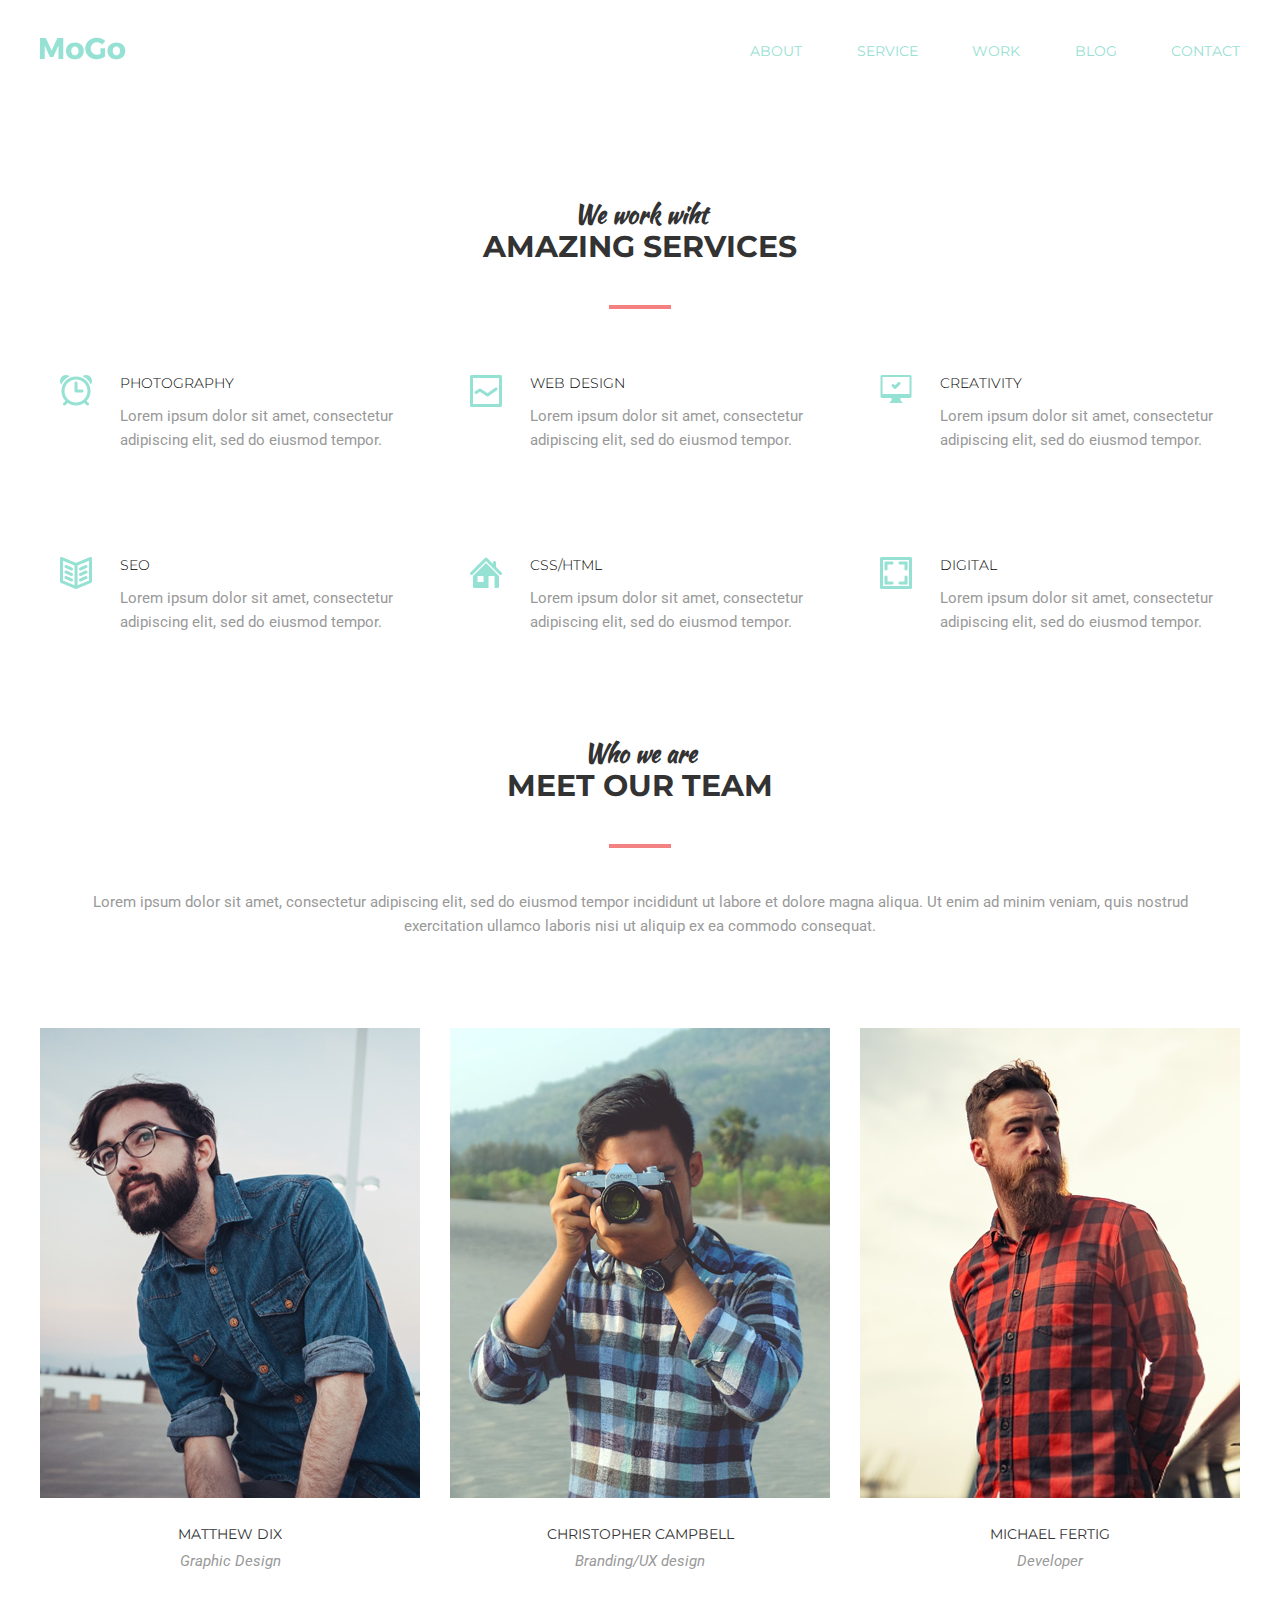
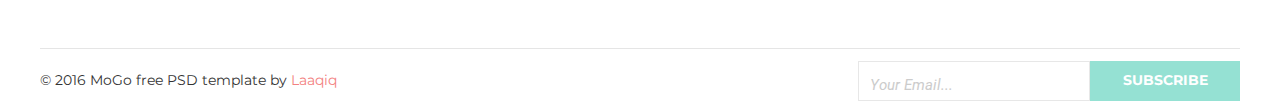
<file: module-6/index.html>
<!DOCTYPE html>
<html lang="en">

<head>
    <meta charset="UTF-8">
    <meta name="viewport" content="width=device-width, initial-scale=1.0">
    <meta http-equiv="X-UA-Compatible" content="ie=edge">
    <title>Homework_6</title>
    <link rel="stylesheet" href="css/style.css">
    <link href="https://fonts.googleapis.com/css?family=Kaushan+Script|Montserrat:300,400,500i,700|Roboto:300,300i,400,500,700&display=swap" rel="stylesheet">
</head>

<body>

    <!-- HEADER -->
    <header class="header-wrapp">
        <div class="logo">
            <img src="img/ico/logo.png" alt="logo">
        </div>
        <ul class="nav">
            <li><a href="#">about</a></li>
            <li><a href="#">service</a></li>
            <li><a href="#">work</a></li>
            <li><a href="#">blog</a></li>
            <li><a href="#">contact</a></li>
        </ul>
    </header>


    <!-- MAIN -->
    <!-- SERVICES -->

    <main class="wrapper">

        <h2 class="name-section">
            <p class="text-cursive">We work wiht</p>
            <p>amazing services</p>
        </h2>



        <ul class="service">
            <li class="service-card service-alarm">
                <h3 class="service-name">Photography</h3>
                <p class="service-about">Lorem ipsum dolor sit amet, consectetur adipiscing elit, sed do eiusmod tempor.</p>
            </li>
            <li class="service-card service-liner-diagramm">
                <h3 class="service-name">Web Design</h3>
                <p class="service-about">Lorem ipsum dolor sit amet, consectetur adipiscing elit, sed do eiusmod tempor.</p>
            </li>
            <li class="service-card  service-computer">
                <h3 class="service-name">Creativity</h3>
                <p class="service-about">Lorem ipsum dolor sit amet, consectetur adipiscing elit, sed do eiusmod tempor.</p>
            </li>
            <li class="service-card service-book">
                <h3 class="service-name">seo</h3>
                <p class="service-about">Lorem ipsum dolor sit amet, consectetur adipiscing elit, sed do eiusmod tempor.</p>
            </li>
            <li class="service-card service-home">
                <h3 class="service-name">Css/Html</h3>
                <p class="service-about">Lorem ipsum dolor sit amet, consectetur adipiscing elit, sed do eiusmod tempor.</p>
            </li>
            <li class="service-card service-image ">
                <h3 class="service-name">digital</h3>
                <p class="service-about">Lorem ipsum dolor sit amet, consectetur adipiscing elit, sed do eiusmod tempor.</p>
            </li>
        </ul>

        <!-- TEAM -->

        <h2 class="name-section-team">
            <p class="text-cursive">Who we are</p>
            <p>meet our team</p>
        </h2>

        <article class="team-artical">
            Lorem ipsum dolor sit amet, consectetur adipiscing elit, sed do eiusmod tempor incididunt ut labore et dolore magna aliqua. Ut enim ad minim veniam, quis nostrud exercitation ullamco laboris nisi ut aliquip ex ea commodo consequat.

        </article>

        <ul class="team">
            <li class="team-photo">
                <div class="team-bgr">
                    <div class="team-photo-img">
                        <img src="img/first_man.jpg" alt="Matthew Dix" width="380" height="470">
                        <div class="gradient">
                            <ul class="socials">
                                <li class="socials-ico socials-ico-fb">
                                    <a href="#"></a>
                                </li>
                                <li class="socials-ico socials-ico-twitter">
                                    <a href="#"></a>
                                </li>
                                <li class="socials-ico socials-ico-pinterest">
                                    <a href="#"></a>
                                </li>
                                <li class="socials-ico socials-ico-instgramm">
                                    <a href="#"></a>
                                </li>
                            </ul>
                        </div>
                    </div>
                </div>
                <p class="team-name">Matthew Dix</p>
                <p class="team-position">Graphic Design</p>
            </li>
            <li class="team-photo">
                <div class="team-bgr">
                    <div class="team-photo-img">
                        <img src="img/second_man.jpg" alt="Christopher Campbell" width="380" height="470">
                        <div class="gradient">
                            <ul class="socials">
                                <li class="socials-ico socials-ico-fb">
                                    <a href="#"></a>
                                </li>
                                <li class="socials-ico socials-ico-twitter">
                                    <a href="#"></a>
                                </li>
                                <li class="socials-ico socials-ico-pinterest">
                                    <a href="#"></a>
                                </li>
                                <li class="socials-ico socials-ico-instgramm">
                                    <a href="#"></a>
                                </li>
                            </ul>
                        </div>
                    </div>

                </div>
                <p class="team-name">Christopher Campbell</p>
                <p class="team-position">Branding/UX design</p>
            </li>
            <li class="team-photo">
                <div class="team-bgr">
                    <div class="team-photo-img">
                        <img src="img/third_man.jpg" alt="Michael Fertig" width="380" height="470">
                        <div class="gradient">
                            <ul class="socials">
                                <li class="socials-ico socials-ico-fb">
                                    <a href="#"></a>
                                </li>
                                <li class="socials-ico socials-ico-twitter">
                                    <a href="#"></a>
                                </li>
                                <li class="socials-ico socials-ico-pinterest">
                                    <a href="#"></a>
                                </li>
                                <li class="socials-ico socials-ico-instgramm">
                                    <a href="#"></a>
                                </li>
                            </ul>
                        </div>
                    </div>


                </div>
                <p class="team-name">Michael Fertig </p>
                <p class="team-position">Developer</p>
            </li>
        </ul>

        <!-- FOOTER -->

        <footer class="footer-wrap">


            <p class="who-did">© 2016 MoGo free PSD template by <span>Laaqiq</span></p>

            <div class="mail-form">
                <input class="mail-input" type="text" placeholder="Your Email...">
                <button class="mail-button">Subscribe</button>
            </div>


        </footer>

    </main>


</body>

</html>
</file>
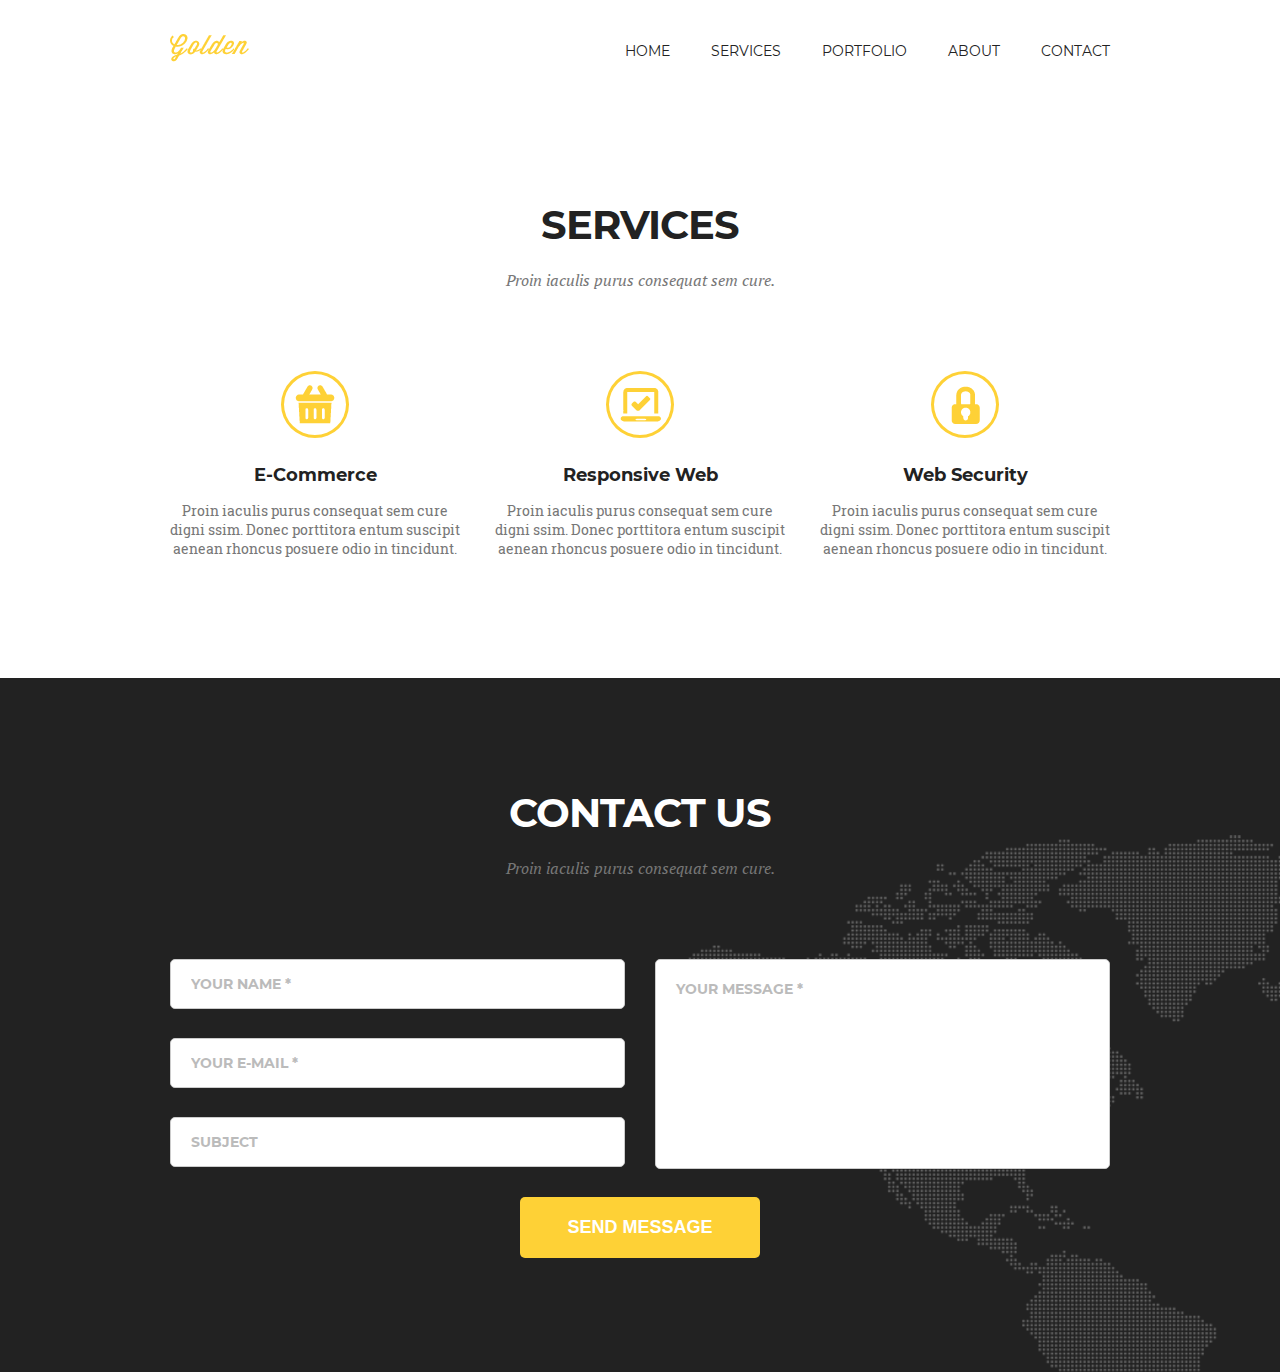
<file: module-7/index.html>
<!DOCTYPE html>
<html lang="en">

<head>
    <meta charset="UTF-8">
    <meta name="viewport" content="width=device-width, initial-scale=1.0">
    <meta http-equiv="X-UA-Compatible" content="ie=edge">
    <title>Homework_7</title>
    <link rel="stylesheet" href="css/style.css">
</head>

<body>

    <!-- HEADER -->
    <header class="header-wrapp">
        <div class="logo">
            <img src="img/ico/main_img.png" alt="logo">
        </div>
        <ul class="nav">
            <li><a href="#">home</a></li>
            <li><a href="#">services</a></li>
            <li><a href="#">portfolio</a></li>
            <li><a href="#">about</a></li>
            <li><a href="#">contact</a></li>
        </ul>
    </header>

    <!-- SERVICES -->

    <Section class="wrapper-services">
        <div class="title">
            <h2 class="section-name">services</h2>
            <span class="section-discription">Proin iaculis purus consequat sem cure. </span>
        </div>
        <ul class="services">
            <li class="service-conteiner service-ico-basket">
                <h3 class="service-name">E-Commerce</h3>
                <p class="service-discription">Proin iaculis purus consequat sem cure digni ssim. Donec porttitora entum suscipit aenean rhoncus posuere odio in tincidunt.</p>
            </li>
            <li class="service-conteiner service-ico-laptop">
                <h3 class="service-name">Responsive Web</h3>
                <p class="service-discription">Proin iaculis purus consequat sem cure digni ssim. Donec porttitora entum suscipit aenean rhoncus posuere odio in tincidunt.</p>
            </li>
            <li class="service-conteiner service-ico-lock">
                <h3 class="service-name">Web Security</h3>
                <p class="service-discription">Proin iaculis purus consequat sem cure digni ssim. Donec porttitora entum suscipit aenean rhoncus posuere odio in tincidunt.</p>
            </li>
        </ul>
    </Section>

    <!-- CONTACT FORM -->

    <section class="section-form">
        <div class="wrapper-contact">
            <div class="title">
                <h2 class="section-name contact-name">Contact us</h2>
                <span class="section-discription">Proin iaculis purus consequat sem cure.</span>
            </div>

            <form action="" class="contact-form">
                <div class="contact-form-inputs">
                    <input class="input" type="text" name="user_name" placeholder="your Name *" required>
                    <input class="input" type="email" name="user_email" placeholder="your e-mail *" required>
                    <input class="input" type="text" name="subject" placeholder="subject">
                </div>
                <div class="contact-form-message">
                    <textarea class="input-message" name="message" id="" cols="30" rows="10" placeholder="Your message *" required></textarea>
                </div>

                <button class="submit-button">Send Message</button>

            </form>
        </div>


    </section>

</body>

</html>
</file>
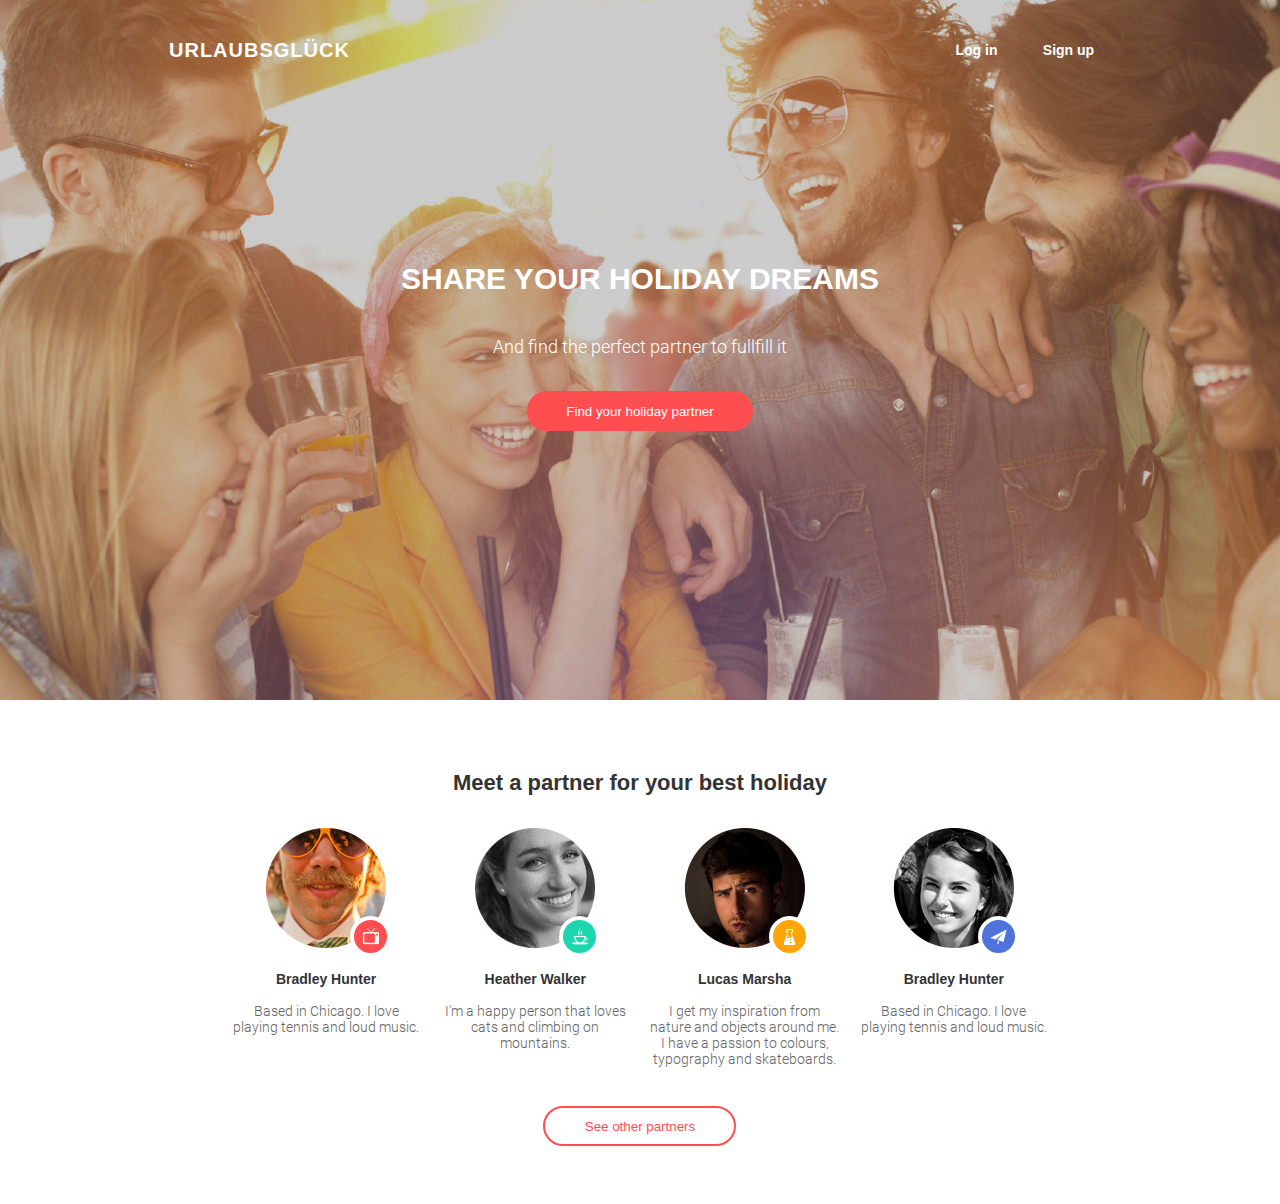
<file: module-8/index.html>
<!DOCTYPE html>
<html lang="en">

<head>
    <meta charset="UTF-8">
    <meta name="viewport" content="width=device-width, initial-scale=1.0">
    <meta http-equiv="X-UA-Compatible" content="ie=edge">
    <title>Homework_8</title>
    <link rel="stylesheet" href="css/style.css">
    <link rel="stylesheet" href="css/media.css">
</head>

<!-- BANNER -->

<body>
    <div class="banner">
        <header class="header">
            <nav>
                <ul class="login">
                    <li>
                        <a href="#">Log in</a>
                    </li>
                    <li>
                        <a href="#">Sign up</a>
                    </li>
                </ul>
            </nav>
            <p class="logo">URLAUBSGLÜCK</p>
        </header>
        <h1 class="main-head">Share your holiday dreams</h1>
        <h3 class="main-head-under">And find the perfect partner to fullfill it</h3>
        <button class="upper-button">Find your holiday partner</button>
    </div>

    <!-- MAIN -->

    <main class="wrapper">

        <h2 class="second-head">Meet a partner for your best holiday</h2>


        <ul class="people-list">
            <li class="people-card">
                <figure class="people ico-tv">
                    <img class="people-img" src="img/first_man.jpg" alt="Bradley Hunter">
                    <figcaption class="people-who">Bradley Hunter</figcaption>
                </figure>

                <p class="peole-what">Based in Chicago. I love playing tennis and loud music.</p>
            </li>

            <li class="people-card">
                <figure class="people ico-can">
                    <img class="people-img" src="img/second_man.jpg" alt="Lucas Marsha">
                    <figcaption class="people-who">Lucas Marsha</figcaption>
                </figure>

                <p class="peole-what">I get my inspiration from nature and objects around me. I have a passion to colours, typography and skateboards.
                </p>
            </li>

            <li class="people-card">
                <figure class="people ico-cup">
                    <img class="people-img" src="img/first_woman.jpg" alt="Heather Walker">
                    <figcaption class="people-who">Heather Walker</figcaption>
                </figure>

                <p class="peole-what">I'm a happy person that loves cats and climbing on mountains.
                </p>
            </li>

            <li class="people-card">
                <figure class="people ico-fly">
                    <img class="people-img" src="img/second_woman.jpg" alt="Bradley Hunter">
                    <figcaption class="people-who">Bradley Hunter</figcaption>
                </figure>

                <p class="peole-what">Based in Chicago. I love playing tennis and loud music.</p>
            </li>
        </ul>

        <button class="bottom-button">See other partners</button>
    </main>

</body>

</html>
</file>
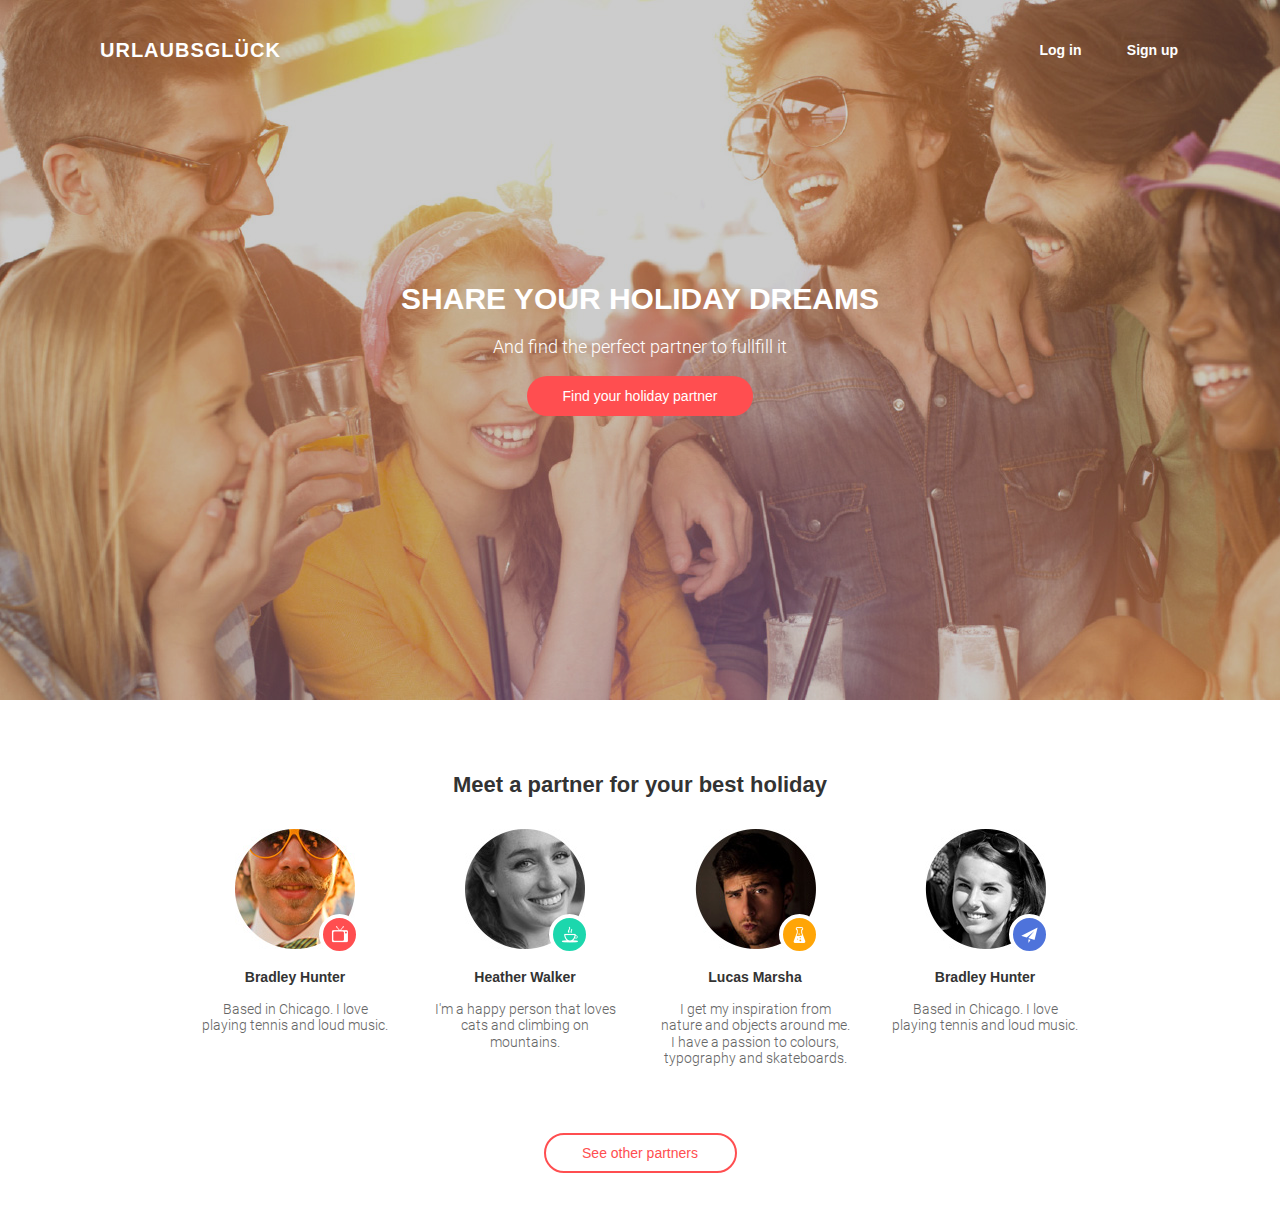
<file: module-9/index.html>
<!DOCTYPE html>
<html lang="en">

<head>
    <meta charset="UTF-8">
    <meta name="viewport" content="width=device-width, initial-scale=1.0">
    <meta http-equiv="X-UA-Compatible" content="ie=edge">
    <title>Bootstrap-9</title>
    <link rel="stylesheet" href="css/normilize.css">
    <link rel="stylesheet" href="css/bootstrap-grid.css">
    <link rel="stylesheet" href="css/style.css">
    <link rel="stylesheet" href="css/media.css">


</head>

<!-- BANNER -->

<body>
    <div class="banner">
        <section class="container">


            <div class="row justify-content-center justify-content-md-between">
                <div class="col-7 col-md-12">
                    <header class="header">


                        <div class="row">
                            <div class="col-12">

                                <nav>
                                    <ul class="login">
                                        <li>
                                            <a href="#">Log in</a>
                                        </li>
                                        <li>
                                            <a href="#">Sign up</a>
                                        </li>
                                    </ul>
                                </nav>

                            </div>
                        </div>



                        <div>
                            <div class="col-12">
                                <p class="logo">URLAUBSGLÜCK</p>
                            </div>
                        </div>




                    </header>
                </div>

            </div>

            <div class="row justify-content-center">
                <div class="col-12">
                    <div class="row justify-content-center align-items-center">
                        <div class="col-12 col-md-8 col-lg-6">
                            <h1 class="main-head">Share your holiday dreams</h1>
                        </div>



                        <div class="col-10">

                            <h3 class="main-head-under">And find the perfect partner to fullfill it</h3>
                        </div>



                        <div class="col-10 d-flex justify-content-center">
                            <button class="upper-button">Find your holiday partner</button>
                        </div>



                    </div>
                </div>
            </div>

    </div>
    </secton>
    </div>

    <!-- MAIN -->

    <main class="container">

        <div class="row justify-content-center people-card-lg">
            <div class="col-12">
                <div class="row">
                    <div class="col-12 d-flex justify-content-center">
                        <h2 class="second-head">Meet a partner for your best holiday</h2>
                    </div>
                    <ul class="row people-list">
                        <div class="col-12 col-md-6 col-lg-3">
                            <li class="people-card">
                                <figure class="people ico-tv">
                                    <img class="people-img" src="img/first_man.jpg" alt="Bradley Hunter">
                                    <figcaption class="people-who">Bradley Hunter</figcaption>
                                </figure>

                                <p class="peole-what">Based in Chicago. I love playing tennis and loud music.</p>
                            </li>
                        </div>
                        <div class="col-12 col-md-6 order-md-3 col-lg-3">
                            <li class="people-card">
                                <figure class="people ico-can">
                                    <img class="people-img" src="img/second_man.jpg" alt="Lucas Marsha">
                                    <figcaption class="people-who">Lucas Marsha</figcaption>
                                </figure>

                                <p class="peole-what">I get my inspiration from nature and objects around me. I have a passion to colours, typography and skateboards.
                                </p>
                            </li>
                        </div>
                        <div class="col-12 col-md-6 order-md-2 col-lg-3">

                            <li class="people-card">
                                <figure class="people ico-cup">
                                    <img class="people-img" src="img/first_woman.jpg" alt="Heather Walker">
                                    <figcaption class="people-who">Heather Walker</figcaption>
                                </figure>

                                <p class="peole-what">I'm a happy person that loves cats and climbing on mountains.
                                </p>
                            </li>
                        </div>
                        <div class="col-12 col-md-6 order-md-4 col-lg-3">
                            <li class="people-card">
                                <figure class="people ico-fly">
                                    <img class="people-img" src="img/second_woman.jpg" alt="Bradley Hunter">
                                    <figcaption class="people-who">Bradley Hunter</figcaption>
                                </figure>

                                <p class="peole-what">Based in Chicago. I love playing tennis and loud music.</p>
                            </li>
                        </div>
                    </ul>
                </div>
            </div>
        </div>

        <div class="row">
            <div class="col-12">
                <button class="bottom-button">See other partners</button>
            </div>
        </div>

    </main>

</body>

</html>
</file>
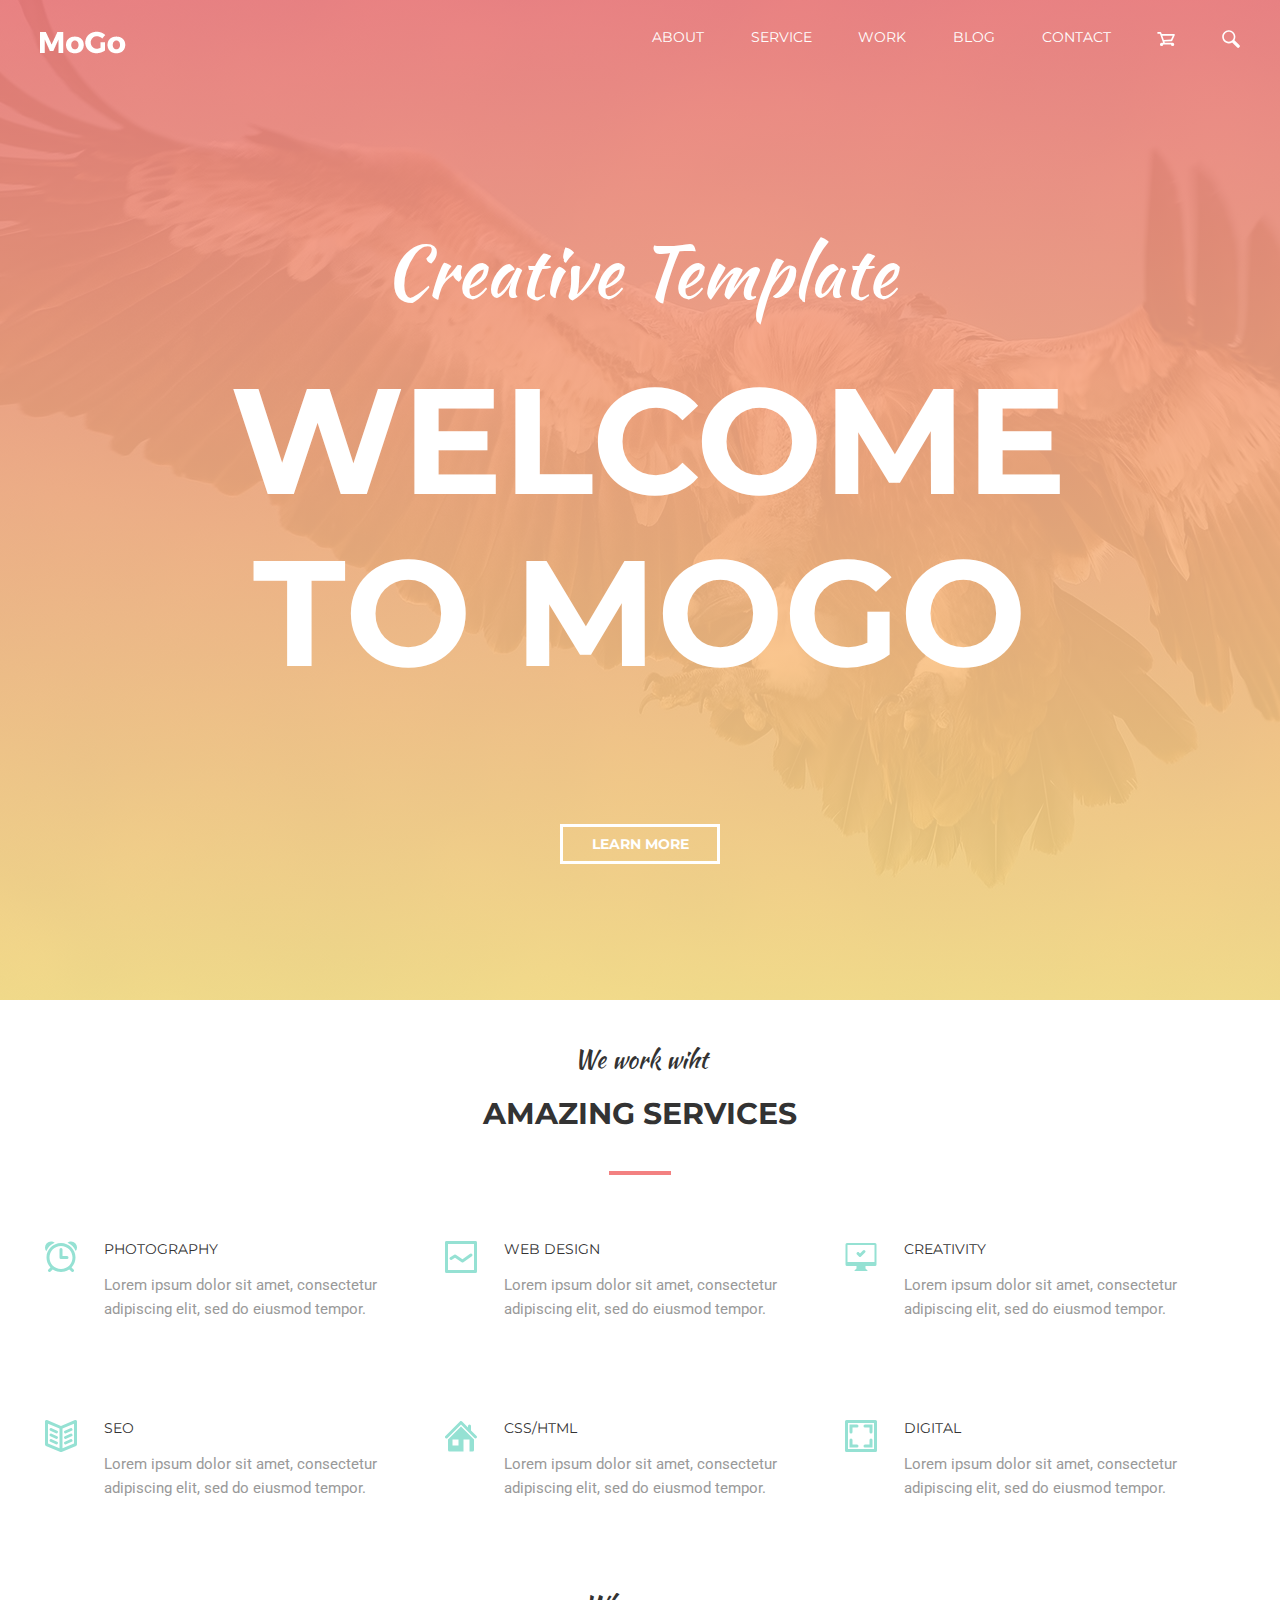
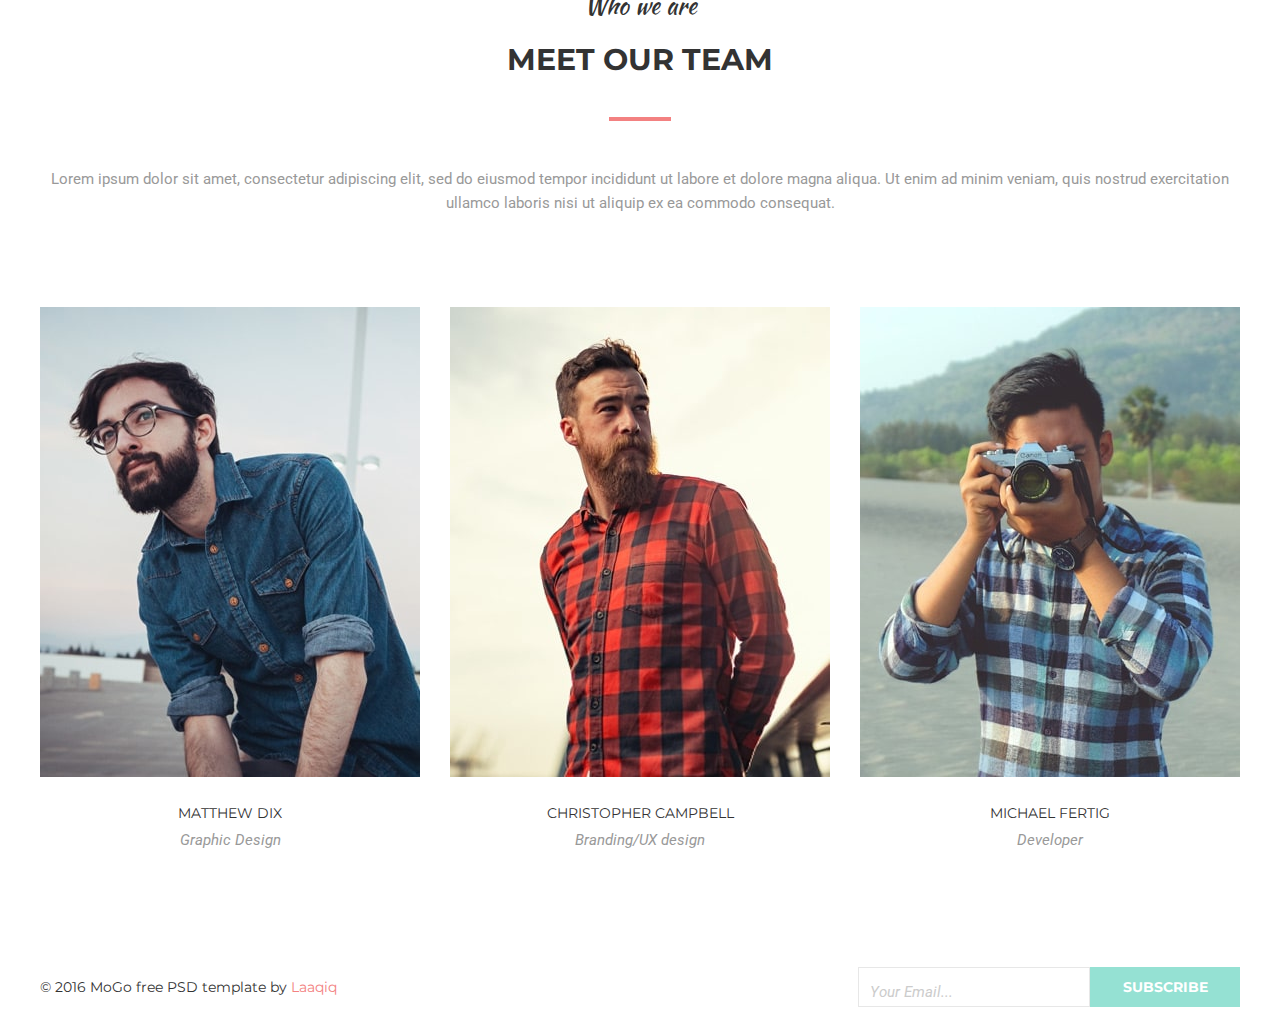
<file: module-11/build/index.html>
<!DOCTYPE html><html lang="en"><head><meta charset="UTF-8"><meta name="viewport" content="width=device-width,initial-scale=1"><meta http-equiv="X-UA-Compatible" content="ie=edge"><title>Homework-11</title><link href="https://fonts.googleapis.com/css?family=Kaushan+Script|Montserrat:400,700|Roboto:400,400i&display=swap" rel="stylesheet"><link rel="stylesheet" href="css/styles.min.css"></head><body><div class="banner"><div class="wrapper"><header class="header flex-conteiner"><a href="#" class="link"><img srcset="images/logo.png 86w, images/logo@2.png 172w" sizes="86px" src="images/logo.png" alt="logo" height="23"></a><ul class="list nav flex-conteiner"><li class="nav__list"><a href="" class="link nav__link">About</a></li><li class="nav__list"><a href="" class="link nav__link">service</a></li><li class="nav__list"><a href="" class="link nav__link">work</a></li><li class="nav__list"><a href="" class="link nav__link">blog</a></li><li class="nav__list"><a href="" class="link nav__link">contact</a></li><li class="nav__list"><a href="" class="link nav__link--ico"><svg class="nav__ico"><use href="images/ico/ico.svg#shoping_cart"></use></svg></a></li><li class="nav__list"><a href="" class="link nav__link--ico"><svg class="nav__ico"><use href="images/ico/ico.svg#glass"></use></svg></a></li></ul></header><h3 class="head-cursive--banner head-cursive">Creative Template</h3><h1 class="head--banner head">Welcome to MoGo</h1><button class="button banner__button">Learn more</button></div></div><!-- SERVICES --><main class="wrapper"><section class="services"><h2 class="head-cursive head-cursive--services">We work wiht</h2><h2 class="head head--services">amazing services</h2><ul class="service"><li class="list service__card"><svg class="service__ico"><use href="images/ico/ico.svg#ico_alarm"></use></svg><div><h3 class="service__name">Photography</h3><p class="service__about">Lorem ipsum dolor sit amet, consectetur adipiscing elit, sed do eiusmod tempor.</p></div></li><li class="list service__card"><svg class="service__ico"><use href="images/ico/ico.svg#ico_graph"></use></svg><div><h3 class="service__name">Web Design</h3><p class="service__about">Lorem ipsum dolor sit amet, consectetur adipiscing elit, sed do eiusmod tempor.</p></div></li><li class="list service__card"><svg class="service__ico"><use href="images/ico/ico.svg#ico_computer"></use></svg><div><h3 class="service__name">Creativity</h3><p class="service__about">Lorem ipsum dolor sit amet, consectetur adipiscing elit, sed do eiusmod tempor.</p></div></li><li class="list service__card"><svg class="service__ico"><use href="images/ico/ico.svg#ico_book"></use></svg><div><h3 class="service__name">seo</h3><p class="service__about">Lorem ipsum dolor sit amet, consectetur adipiscing elit, sed do eiusmod tempor.</p></div></li><li class="list service__card"><svg class="service__ico"><use href="images/ico/ico.svg#ico_home"></use></svg><div><h3 class="service__name">Css/Html</h3><p class="service__about">Lorem ipsum dolor sit amet, consectetur adipiscing elit, sed do eiusmod tempor.</p></div></li><li class="list service__card"><svg class="service__ico"><use href="images/ico/ico.svg#ico_digital"></use></svg><div><h3 class="service__name">digital</h3><p class="service__about">Lorem ipsum dolor sit amet, consectetur adipiscing elit, sed do eiusmod tempor.</p></div></li></ul></section><!-- TEAM --><section class="team"><h2 class="head-cursive head-cursive--team">Who we are</h2><h2 class="head head--team">meet our team</h2><p class="team__about">Lorem ipsum dolor sit amet, consectetur adipiscing elit, sed do eiusmod tempor incididunt ut labore et dolore magna aliqua. Ut enim ad minim veniam, quis nostrud exercitation ullamco laboris nisi ut aliquip ex ea commodo consequat.</p><ul class="team-card"><li class="list team-card__list"><div class="team-card__bgr"><div class="team-card__img"><img srcset="images/photo-1.jpg 380w, images/photo-1@2.jpg 760w" sizes="380px" src="images/photo-1.jpg" alt="team-photo-1" height="470"><div class="team-card__gradient"><ul class="team-card__social"><li class="list team-card__social-ico"><a href="" class="link team-card__link"><svg class="team-card__icons"><use href="images/ico/ico.svg#Ico_fb"></use></svg></a></li><li class="list team-card__social-ico"><a href="" class="link team-card__link"><svg class="team-card__icons"><use href="images/ico/ico.svg#ico_twitter"></use></svg></a></li><li class="list team-card__social-ico"><a href="" class="link team-card__link"><svg class="team-card__icons"><use href="images/ico/ico.svg#ico_pinteres"></use></svg></a></li><li class="list team-card__social-ico"><a href="" class="link team-card__link"><svg class="team-card__icons"><use href="images/ico/ico.svg#ico_instagramm"></use></svg></a></li></ul></div></div></div><p class="team-card__name">Matthew Dix</p><p class="team-card__position">Graphic Design</p></li><li class="list team-card__list"><div class="team-card__bgr"><div class="team-card__img"><img srcset="images/photo-2.jpg 380w, images/photo-2@2.jpg 760w" sizes="380px" src="images/photo-2.jpg" alt="team-photo-1" height="470"><div class="team-card__gradient"><ul class="team-card__social"><li class="list team-card__social-ico"><a href="" class="link team-card__link"><svg class="team-card__icons"><use href="images/ico/ico.svg#Ico_fb"></use></svg></a></li><li class="list team-card__social-ico"><a href="" class="link team-card__link"><svg class="team-card__icons"><use href="images/ico/ico.svg#ico_twitter"></use></svg></a></li><li class="list team-card__social-ico"><a href="" class="link team-card__link"><svg class="team-card__icons"><use href="images/ico/ico.svg#ico_pinteres"></use></svg></a></li><li class="list team-card__social-ico"><a href="" class="link team-card__link"><svg class="team-card__icons"><use href="images/ico/ico.svg#ico_instagramm"></use></svg></a></li></ul></div></div></div><p class="team-card__name">Christopher Campbell</p><p class="team-card__position">Branding/UX design</p></li><li class="list team-card__list"><div class="team-card__bgr"><div class="team-card__img"><img srcset="images/photo-3.jpg 380w, images/photo-3@2.jpg 760w" sizes="380px" src="images/photo-3.jpg" alt="team-photo-1" height="470"><div class="team-card__gradient"><ul class="team-card__social"><li class="list team-card__social-ico"><a href="" class="link team-card__link"><svg class="team-card__icons"><use href="images/ico/ico.svg#Ico_fb"></use></svg></a></li><li class="list team-card__social-ico"><a href="" class="link team-card__link"><svg class="team-card__icons"><use href="images/ico/ico.svg#ico_twitter"></use></svg></a></li><li class="list team-card__social-ico"><a href="" class="link team-card__link"><svg class="team-card__icons"><use href="images/ico/ico.svg#ico_pinteres"></use></svg></a></li><li class="list team-card__social-ico"><a href="" class="link team-card__link"><svg class="team-card__icons"><use href="images/ico/ico.svg#ico_instagramm"></use></svg></a></li></ul></div></div></div><p class="team-card__name">Michael Fertig</p><p class="team-card__position">Developer</p></li></ul></section></main><footer class="footer wrapper"><p class="footer__who-did">© 2016 MoGo free PSD template by <span class="footer__who-did--red">Laaqiq</span></p><div class="mail"><input class="mail__input" type="email" placeholder="Your Email..."> <button class="mail__button button">Subscribe</button></div></footer></body></html>
</file>
<file: module-1/CSS/style.css>
.wrap {
    display: block;
    margin-left: auto;
    margin-right: auto;
    width: 70%;
}

.menu {
    display: block;
    width: 80%;
    margin-left: auto;
    margin-right: auto;
    margin-bottom: 80px;
    padding: 4% 0 0 0;
    font-size: 14px;
    font-family: "Playfair Display", serif;
    text-transform: uppercase;
}

.menu ul {
    display: block;
    text-align: center;
}

.menu li {
    display: inline;
    margin-left: 80px;
}

.menu li:first-child {
    margin-left: 0px;
}

.menu a {
    text-decoration: none;
    color: rgb(98, 98, 98);
}

.menu a:hover {
    color: #0099ff;
}

.left_column {
    width: 420px;
    float: left;
}

.left_column figure {
    margin-left: 0;
}

.right_column {
    width: 420px;
    float: right;
}

.right_column figure {
    margin-left: 0;
}

figcaption {
    font-size: 14px;
    font-family: "Ubuntu";
    color: rgb(180, 173, 158);
    text-transform: uppercase;
    line-height: 1.2;
    margin-top: 25px;
}

h2 {
    font-size: 30px;
    font-family: "Playfair Display", serif;
    color: rgb(98, 98, 98);
    line-height: 1.2;
}

.text {
    font-size: 14px;
    font-family: "Playfair Display", serif;
    color: rgb(98, 98, 98);
    line-height: 1.714;
    text-align: left;
    margin-bottom: 60px;
}
</file>
<file: module-10/css/style.css>
html {
    box-sizing: border-box;
}

* {
    margin: 0;
    padding: 0;
    transition-property: all;
    transition-duration: 0.1s;
    transition-timing-function: linear;
}

*,
*::before,
*::after {
    box-sizing: inherit;
}

.link {
    display: block;
    height: 100%;
    text-decoration: none;
}

.list {
    list-style: none;
    margin: 0;
    padding: 0;
}

.button {
    border: none;
    cursor: pointer;
}


/* HEADER */

.banner {
    width: 100%;
    height: 1000px;
    background-image: linear-gradient(to top, rgba(252, 227, 138, 0.9) 0%, rgba(243, 129, 129, 0.9) 100%), url(../img/bgr.jpg);
    background-position: center;
    background-repeat: no-repeat;
    background-size: cover;
    margin-bottom: 46px;
}

.wrapper {
    width: 1200px;
    margin: 0 auto;
}

.flex-conteiner {
    display: flex;
    justify-content: space-between;
    align-items: center;
}

.header {
    width: 100%;
    min-height: 90px;
    margin-bottom: 140px;
}

.nav {
    min-width: 49%;
    max-width: 630px;
}

.nav__link,
.nav__link--ico {
    color: #ffffff;
    font-family: "Montserrat", sans-serif;
    font-size: 14px;
    font-weight: 400;
    text-transform: uppercase;
    padding-bottom: 12px;
}

.nav__link {
    border-bottom: 3px solid rgba(252, 227, 138, 0);
}

.nav__list:hover .nav__link {
    color: #fce38a;
    border-bottom: 3px solid rgba(252, 227, 138, 1);
}

.nav__list:hover .nav__ico {
    fill: #fce38a;
}

.nav__ico {
    display: block;
    width: 18px;
    height: 18px;
    fill: #ffffff;
}

.head-cursive,
.head {
    display: block;
    margin: 0 auto;
    text-align: center;
}

.head {
    font-family: "Montserrat", sans-serif;
    text-transform: uppercase;
    font-weight: 700;
}

.head-cursive {
    font-family: "Kaushan Script", cursive;
    font-weight: 400;
}

.head-cursive--banner {
    font-size: 72px;
    max-width: 580px;
    margin-bottom: 42px;
    color: #ffffff;
}

.head--banner {
    font-size: 150px;
    max-width: 820px;
    margin-bottom: 124px;
    color: #ffffff;
}

.banner__button {
    display: block;
    min-width: 160px;
    min-height: 40px;
    margin: 0 auto;
    border: 3px solid #ffffff;
    background: transparent;
    color: #ffffff;
    font-family: Montserrat;
    font-size: 14px;
    font-weight: 700;
    text-transform: uppercase;
}


/* SERVICES */

.head-cursive--services,
.head-cursive--team {
    font-size: 24px;
    color: #333333;
    margin-bottom: 23px;
}

.head--services,
.head--team {
    color: #333333;
    font-size: 30px;
}

.head--services::after,
.head--team::after {
    content: '';
    display: block;
    margin: 40px auto 66px;
    height: 4px;
    width: 62px;
    background-color: #f38181;
}

.head--team::after {
    margin-bottom: 46px;
}

.service {
    display: flex;
    flex-wrap: wrap;
    justify-content: space-between;
}

.service__card {
    display: flex;
    width: 33.3333%;
    padding: 0 5px;
    margin-bottom: 99px;
}

.service__card:nth-last-child(-n+3) {
    margin-bottom: 92px;
}

.service__name {
    color: #333333;
    font-family: "Montserrat", sans-serif;
    font-size: 14px;
    font-weight: 400;
    text-transform: uppercase;
    margin-bottom: 16px;
}

.service__about {
    color: #999999;
    font-family: "Roboto", sans-serif;
    font-size: 15px;
    font-weight: 400;
    line-height: 24px;
}

.service__ico {
    min-width: 32px;
    max-width: 32px;
    height: 32px;
    fill: #95e1d3;
    margin-right: 27px;
}


/* TEAM */

.team__about {
    display: block;
    margin: 0 auto;
    text-align: center;
    color: #999999;
    font-family: Roboto;
    font-size: 15px;
    font-weight: 400;
    line-height: 24px;
    margin-bottom: 92px;
}

.team-card {
    display: flex;
    justify-content: space-between;
    list-style: none;
    margin-bottom: 75px;
}

.team-card__bgr,
.team-card__img {
    width: 380px;
    height: 470px;
}

.team-card__list {
    margin-bottom: 28px;
}

.team-card__bgr {
    background-color: #95e1d3;
    margin-bottom: 28px;
    position: relative;
}

.team-card__gradient {
    background-image: linear-gradient( 90deg, rgba(252, 227, 138, 0) 0%, rgba(243, 129, 129, 0) 100%);
    position: absolute;
    left: 0;
    top: 0;
    display: flex;
    justify-content: center;
    align-items: center;
    width: 380px;
    height: 470px;
    z-index: 1;
}

.team-card__social {
    display: flex;
    opacity: 0;
}

.team-card__social-ico {
    width: 56px;
    height: 56px;
    background-color: #fce38a;
    border-right: 1px solid #f9bd87;
}

.team-card__link {
    display: flex;
    justify-content: center;
    align-items: center;
    width: 100%;
    height: 100%;
}

.team-card__social-ico:last-child {
    border-right: none;
}

.team-card__icons {
    width: 26px;
    height: 26px;
    fill: #f38181;
}

.team-card__bgr:hover .team-card__gradient {
    background-image: linear-gradient( 90deg, rgba(252, 227, 138, .8) 0%, rgba(243, 129, 129, .8) 100%);
}

.team-card__bgr:hover .team-card__social {
    opacity: 1;
}

.team-card__bgr:hover .team-card__img {
    transform: translate(-10px, -10px)
}

.team-card__social-ico:hover .team-card__icons {
    fill: #ffffff;
}

.team-card__social-ico:hover {
    background-color: #f38181;
}

.team-card__name {
    font-size: 14px;
    font-family: "Montserrat", sans-serif;
    color: rgb(51, 51, 51);
    text-transform: uppercase;
    line-height: 17px;
    text-align: center;
    margin-bottom: 6px;
}

.team-card__position {
    font-size: 15px;
    color: rgb(153, 153, 153);
    font-family: "Roboto", cursive;
    font-style: italic;
    line-height: 24px;
    text-align: center;
}


/* FOOTER */

.footer {
    border-top: 1px solid rgb(229, 229, 229);
    height: 63px;
    display: flex;
    justify-content: space-between;
    align-items: center;
}

.mail {
    display: flex;
    justify-content: flex-end;
    width: 390px;
}

.mail__button {
    background-color: rgb(149, 225, 211);
    width: 150px;
    padding: 10px 0;
    font-size: 14px;
    font-family: "Montserrat", sans-serif;
    color: rgb(255, 255, 255);
    font-weight: bold;
    text-transform: uppercase;
    line-height: 17px;
    text-align: center;
}

.mail__input {
    box-sizing: border-box;
    border: 1px solid rgb(231, 231, 231);
    background-color: rgb(255, 255, 255);
    width: 232px;
    height: 40px;
    padding-left: 11px;
    padding-top: 9px;
}

.mail__input::placeholder {
    font-size: 15px;
    font-family: "Roboto", sans-serif;
    color: rgb(204, 204, 204);
    font-style: italic;
    line-height: 24px;
}

.footer__who-did {
    font-size: 14px;
    font-family: "Montserrat", sans-serif;
    color: rgb(51, 51, 51);
    line-height: 17px;
}

.footer__who-did--red {
    color: #f38181;
}

.mail__input:invalid:focus {
    outline: 1px solid red;
}

.mail__input:valid:focus {
    outline: 1px solid green;
}

@media (-webkit-min-device-pixel-ratio: 2),
(min-resolution: 192dpi) {
    .banner {
        background-image: linear-gradient(to top, rgba(252, 227, 138, 0.9) 0%, rgba(243, 129, 129, 0.9) 100%), url(../img/bgr@2.jpg);
    }
}
</file>
<file: module-3/css/style.css>
.wrap {
    display: block;
    margin-left: auto;
    margin-right: auto;
    width: 900px;
}

.menu {
    display: block;
    width: 80%;
    margin-left: auto;
    margin-right: auto;
    margin-bottom: 80px;
    padding: 4% 0 0 0;
    font-size: 14px;
    font-family: "Playfair Display", serif;
}

.menu ul {
    display: block;
    text-align: center;
}

.menu li {
    display: inline;
    margin-left: 115px;
}

.menu li:first-child {
    margin-left: 0px;
}

.menu a {
    text-transform: uppercase;
    text-decoration: none;
    color: rgb(98, 98, 98);
    line-height: 24px;
}

.menu a:hover {
    color: #0099ff;
}

.left_column {
    display: inline-block;
    width: 420px;
    margin-right: 56px;
}

.left_column figure {
    margin-left: 0;
}

.right_column {
    display: inline-block;
    width: 420px;
}

.right_column figure {
    margin-left: 0;
}

figcaption {
    font-size: 14px;
    font-family: "Ubuntu";
    color: rgb(180, 173, 158);
    text-transform: uppercase;
    line-height: 17px;
    margin-top: 25px;
}

h2 {
    font-size: 30px;
    font-family: "Playfair Display", serif;
    color: rgb(98, 98, 98);
    line-height: 36px;
}

.text {
    font-size: 14px;
    font-family: "Playfair Display", serif;
    color: rgb(98, 98, 98);
    line-height: 24px;
    text-align: left;
    margin-bottom: 60px;
}

.button {
    display: block;
    width: 162px;
    height: 58px;
    margin-right: auto;
    margin-left: auto;
    border-width: 1px;
    border-color: rgb(98, 98, 98);
    border-style: solid;
    font-size: 20px;
    font-family: "Playfair Display", serif;
    color: rgb(98, 98, 98);
    line-height: 24px;
    background-color: #fff;
}
</file>
<file: module-4/css/style.css>
html {
    box-sizing: border-box;
}

* {
    margin: 0;
    padding: 0;
}

.clearfix::after {
    display: table;
    content: "";
    clear: both;
}

.wrapper {
    width: 1110px;
    margin: 0 auto;
}

.header {
    height: auto;
    margin-bottom: 110px;
}

.logo {
    float: left;
    margin-top: 35px;
    font-family: 'Roboto', sans-serif;
    font-size: 30px;
    text-transform: uppercase;
    line-height: 32px;
    color: #666666;
    font-weight: 300;
    letter-spacing: -1px;
}

.logo::first-letter {
    color: rgb(26, 188, 156);
    font-weight: 700;
}

.menu {
    float: right;
}

.menu ul {
    margin: 0;
    padding: 0;
    font-size: 0;
}

.menu li {
    display: inline-block;
    margin: 40px 18px 40px 0;
}

.menu a {
    text-decoration: none;
    font-size: 14px;
    font-family: "Open Sans";
    font-weight: bold;
    text-transform: uppercase;
    line-height: 11px;
    color: #000000;
}

.menu a:hover,
.menu a:focus {
    color: #33cc99;
}

.menu li:last-child {
    margin-right: 0;
}


/*GOODS*/

.name_section {
    display: block;
    font-size: 48px;
    font-family: "Roboto";
    color: rgb(81, 81, 81);
    text-transform: uppercase;
    line-height: 32px;
    text-align: center;
    letter-spacing: -1px;
}

.name_section::after {
    content: '';
    display: block;
    margin: 32px auto 86px;
    height: 7px;
    width: 165px;
    background-color: #1abc9c;
}

.goods_name,
.goods_price {
    float: left;
    font-size: 18px;
    font-family: "Roboto";
    color: rgb(255, 255, 255);
    text-transform: uppercase;
    line-height: 32px;
    text-align: left;
    height: 40px;
    font-weight: 700;
}

.goods_name {
    width: 200px;
    background-color: #323232;
}

.goods_name p {
    margin: 5px 0 0 14px;
}

.goods_price {
    width: 54px;
    background-color: #8c8c8c;
}

.goods_price p {
    margin: 5px;
}

.goods_price p::before {
    content: "\0024";
    color: #ffffff;
    margin-left: 6px;
}

.goods li {
    float: left;
    width: 255px;
    min-height: 320px;
    margin: 0 30px 30px 0;
    list-style: none;
    background-color: #e9f0fd;
}

.goods li:nth-child(4n+4) {
    margin-right: 0;
}

.goods li:nth-last-child(-n+4) {
    margin-bottom: 105px;
}

.goods li:hover .goods_name {
    background-color: #1abc9c;
}

.goods li:hover .goods_price {
    background-color: #7fd9c7;
}

.goods img {
    margin: 0 auto;
    max-width: 100%;
}


/* NEWS */

.news {
    font-size: 0;
}

.news li {
    display: inline-block;
    list-style: none;
    width: 350px;
    margin-right: 30px;
}

.news li:last-child {
    margin-right: 0;
}

.news img {
    margin-bottom: 4px;
}

.news_header {
    font-size: 18px;
    font-family: "Open Sans";
    color: #555252;
    line-height: 26px;
    font-weight: 600;
}

.news_header::after {
    content: "";
    display: block;
    height: 3px;
    width: 136px;
    background-color: #4ec6ab;
    margin: 11px 0 26px 0;
}

.news_artical {
    font-size: 14px;
    font-family: "Open Sans";
    color: rgb(85, 82, 82);
    line-height: 26px;
    margin-bottom: 12px;
}

.news button {
    padding: 13px 40px;
    border-style: none;
    border-radius: 3px;
    background-color: rgb(78, 198, 171);
    font-size: 16px;
    font-family: "Open Sans";
    font-weight: 300;
    color: rgb(255, 255, 255);
    line-height: 26px;
    text-align: center;
    margin-bottom: 80px;
    cursor: pointer;
}
</file>
<file: module-5/css/style.css>
html {
        box-sizing: border-box;
    }
    
    body {
        background-color: #e9f0fd;
    }
    
    * {
        margin: 0;
        padding: 0;
    }
    
    .clearfix::after {
        display: table;
        content: "";
        clear: both;
    }
    /* HEADER */
    
    .wrapper,
    .header {
        width: 1110px;
        margin: 0 auto;
    }
    
    .wrapper_header {
        background-color: #ffffff;
    }
    
    .header {
        height: auto;
    }
    
    .logo {
        float: left;
        margin-top: 35px;
        font-family: 'Roboto', sans-serif;
        font-size: 30px;
        text-transform: uppercase;
        line-height: 32px;
        color: #666666;
        font-weight: 300;
        letter-spacing: -1px;
    }
    
    .logo::first-letter {
        color: rgb(26, 188, 156);
        font-weight: 700;
    }
    
    .menu {
        float: right;
    }
    
    .menu ul {
        margin: 0;
        padding: 0;
        font-size: 0;
    }
    
    .menu li {
        display: inline-block;
        margin: 40px 18px 40px 0;
    }
    
    .menu a {
        text-decoration: none;
        font-size: 14px;
        font-family: "Open Sans";
        font-weight: bold;
        text-transform: uppercase;
        line-height: 11px;
        color: #000000;
    }
    
    .menu a:hover,
    .menu a:focus {
        color: #33cc99;
    }
    
    .menu li:last-child {
        margin-right: 0;
    }
    /* SLIDER */
    
    .wrapper_slider {
        width: 100%;
        height: 600px;
        background-image: url(../img/slide.jpg);
        background-color: rgba(0, 0, 0, .5);
        background-blend-mode: overlay;
        background-repeat: no-repeat;
        background-size: cover;
        margin: 0 auto 100px;
        position: relative;
        list-style: none;
    }
    
    .wrapper_slider_nav {
        width: 1110px;
        height: 170px;
        position: absolute;
        top: 50%;
        left: 50%;
        transform: translateX(-50%) translateY(-50%);
    }
    
    .slider_nav_left,
    .slider_nav_right {
        width: 104px;
        height: 104px;
        background-color: rgba(26, 188, 156, 0.5);
        background-repeat: no-repeat;
        background-position: center;
        margin-top: 3%;
        cursor: pointer;
        border: none;
    }
    
    .slider_nav_left {
        background-image: url(../img/ico/left_arrow.png);
        float: left;
        margin-right: 80px;
    }
    
    .slider_nav_right {
        background-image: url(../img/ico/right_arrow.png);
        float: right;
    }
    
    .slider_text {
        font-family: 'roboto';
        color: #ffffff;
        margin-top: 2%;
        letter-spacing: -2px;
    }
    
    .slider_text h2 {
        font-size: 60px;
        line-height: 82px;
        font-weight: 700;
        text-transform: uppercase;
    }
    
    .slider_text p {
        font-size: 24px;
        line-height: 54px;
        font-weight: 300;
        text-transform: uppercase;
    }
    /*GOODS*/
    
    .name_section {
        display: block;
        font-size: 48px;
        font-family: "Roboto";
        color: rgb(81, 81, 81);
        text-transform: uppercase;
        line-height: 32px;
        text-align: center;
        letter-spacing: -1px;
    }
    
    .name_section::after {
        content: '';
        display: block;
        margin: 32px auto 75px;
        height: 7px;
        width: 165px;
        background-color: #1abc9c;
    }
    
    .mini_wrap {
        position: absolute;
        width: 100%;
        height: 41px;
        bottom: -1px;
    }
    
    .goods_name,
    .goods_price {
        float: left;
        font-size: 18px;
        font-family: "Roboto";
        color: rgb(255, 255, 255);
        text-transform: uppercase;
        line-height: 32px;
        text-align: left;
        height: 40px;
        font-weight: 700;
    }
    
    .goods_name {
        width: 200px;
        background-color: #323232;
    }
    
    .goods_name p {
        margin: 5px 0 0 14px;
    }
    
    .goods_price {
        width: 55px;
        background-color: #8c8c8c;
    }
    
    .goods_price p {
        margin: 5px;
    }
    
    .goods_price p::before {
        content: "\0024";
        color: #ffffff;
        margin-left: 6px;
    }
    
    .goods_add {
        display: none;
        box-sizing: border-box;
        border: 10px solid rgb(255, 255, 255);
        background-color: rgb(0, 0, 0);
        opacity: 0.55;
        position: absolute;
        width: 255px;
        height: 282px;
        z-index: 1;
    }
    
    .goods li:hover .goods_add {
        display: block;
    }
    
    .goods li {
        position: relative;
        float: left;
        width: 255px;
        height: 322px;
        margin: 0 30px 30px 0;
        list-style: none;
        background-color: #e9f0fd;
    }
    
    .goods li:nth-child(4n+4) {
        margin-right: 0;
    }
    
    .goods li:nth-last-child(-n+4) {
        margin-bottom: 100px;
    }
    
    .goods li:hover .goods_name {
        background-color: #1abc9c;
    }
    
    .goods li:hover .goods_price {
        background-color: #7fd9c7;
    }
    
    .goods img {
        margin: 0 auto;
        max-width: 100%;
    }
    
    .goods li:hover .icons_goods {
        display: block;
    }
    
    .icons_goods {
        display: none;
        box-sizing: border-box;
        width: 50px;
        height: 50px;
        border: 1px solid rgb(255, 255, 255);
        background-position: center;
        background-repeat: no-repeat;
        background-color: transparent;
        position: absolute;
        z-index: 100;
        cursor: pointer;
    }
    
    .ico_heart {
        top: 90px;
        left: 45px;
        background-image: url(../img/ico/heart.png);
    }
    
    .ico_arrows {
        top: 90px;
        left: 102px;
        background-image: url(../img/ico/arrows.png);
    }
    
    .ico_clock {
        top: 90px;
        left: 159px;
        background-image: url(../img/ico/clock.png);
    }
    
    .icons_goods:hover {
        background: #1abc9c;
        border: none;
        background-position: center;
        background-repeat: no-repeat;
    }
    
    .ico_heart:hover {
        background-image: url(../img/ico/heart.png);
    }
    
    .ico_arrows:hover {
        background-image: url(../img/ico/arrows.png);
    }
    
    .ico_clock:hover {
        background-image: url(../img/ico/clock.png);
    }
    
    .add_button {
        display: none;
        width: 164px;
        height: 48px;
        border: 1px solid rgb(255, 255, 255);
        background-image: url(../img/ico/basket.png);
        background-position: 10px 10px;
        background-repeat: no-repeat;
        background-color: transparent;
        color: #ffffff;
        text-transform: uppercase;
        font-family: "Open sans";
        font-size: 14px;
        line-height: 32px;
        padding-left: 40px;
        position: absolute;
        left: 45px;
        top: 148px;
        z-index: 100;
        cursor: pointer;
    }
    
    .add_button:hover {
        background-color: rgb(50, 50, 50);
    }
    
    .goods li:hover .add_button {
        display: block;
    }
    /* FOOTER */
    
    .footer {
        background-color: #323232;
        padding: 31px 0;
        text-align: center;
    }
    
    .rights {
        display: inline;
        font-family: "Open sans";
        line-height: 28px;
        color: #ffffff;
    }
    
    .firm_name {
        color: #45b6a1;
    }
</file>
<file: module-6/css/style.css>
body {
    background-color: #ffffff;
    font-family: 'Roboto', sans-serif;
}

* {
    margin: 0;
    padding: 0;
}


/* HEADER */

.header-wrapp {
    display: flex;
    justify-content: space-between;
    align-items: center;
    width: 1200px;
    height: 100px;
    margin: 0 auto 100px;
}

.nav {
    display: flex;
    justify-content: space-between;
    width: 490px;
    list-style: none;
}

.nav a {
    font-family: 'Montserrat', sans-serif;
    font-size: 14px;
    line-height: 17px;
    text-transform: uppercase;
    text-decoration: none;
    color: #95e1d3;
    padding-bottom: 12px;
    transition-property: all;
    transition-duration: 0.2s;
    transition-timing-function: linear;
}

.nav a:hover,
.nav a:focus {
    color: #f38181;
    border-bottom: 3px solid #f38181;
    transition-property: all;
    transition-duration: 0.2s;
    transition-timing-function: linear;
}


/* MAIN */


/* SERVICES */

.name-section {
    display: block;
    font-size: 30px;
    font-family: 'Montserrat', sans-serif;
    font-weight: 700;
    color: #333333;
    text-transform: uppercase;
    line-height: 36px;
    text-align: center;
}

.name-section::after {
    content: '';
    display: block;
    margin: 40px auto 66px;
    height: 4px;
    width: 62px;
    background-color: #f38181;
}

.text-cursive {
    font-family: 'Kaushan Script', cursive;
    text-transform: none;
    font-size: 24px;
    line-height: 29px;
}

.wrapper {
    width: 1200px;
    margin: 0 auto;
    padding: 0 10px;
}

.service {
    display: flex;
    flex-wrap: wrap;
    justify-content: space-between;
}

.service-card {
    box-sizing: border-box;
    width: 380px;
    padding-left: 80px;
    margin-bottom: 105px;
    list-style: none;
    background-repeat: no-repeat;
    background-position: 20px 0px;
}

.service-card:last-child (-n+3) {
    margin-bottom: 85px;
}

.service-name {
    font-family: 'Montserrat', sans-serif;
    font-size: 14px;
    line-height: 17px;
    font-weight: 300;
    text-transform: uppercase;
    margin-bottom: 12px;
}

.service-about {
    font-size: 15px;
    line-height: 24px;
    color: #999999;
}

.service-alarm {
    background-image: url(../img/ico/alarm.png);
}

.service-liner-diagramm {
    background-image: url(../img/ico/liner_diagramm.png);
}

.service-computer {
    background-image: url(../img/ico/computer.png);
}

.service-book {
    background-image: url(../img/ico/book.png);
}

.service-home {
    background-image: url(../img/ico/home.png);
}

.service-image {
    background-image: url(../img/ico/image.png);
}


/* TEAM */

.name-section-team {
    display: block;
    font-size: 30px;
    font-family: 'Montserrat', sans-serif;
    font-weight: 700;
    color: #333333;
    text-transform: uppercase;
    line-height: 36px;
    text-align: center;
}

.name-section-team::after {
    content: '';
    display: block;
    margin: 40px auto 42px;
    height: 4px;
    width: 62px;
    background-color: #f38181;
}

.team-artical {
    margin: 0 auto 90px;
    box-sizing: border-box;
    font-size: 15px;
    line-height: 24px;
    padding: 0 20px;
    color: #999999;
    text-align: center;
}

.team {
    display: flex;
    justify-content: space-between;
    list-style: none;
    margin-bottom: 75px;
}

.team-bgr {
    position: relative;
    width: 380px;
    height: 470px;
    background-color: #95e1d3;
    margin-bottom: 28px;
}

.gradient {
    background-image: linear-gradient( 90deg, rgba(252, 227, 138, 0) 0%, rgba(243, 129, 129, 0) 100%);
    position: absolute;
    display: flex;
    justify-content: center;
    align-items: center;
    left: 0;
    top: 0;
    width: 380px;
    height: 470px;
    z-index: 1;
}

.team-photo:hover .gradient {
    transition-property: all;
    transition-duration: 0.2s;
    transition-timing-function: linear;
    background-image: linear-gradient( 90deg, rgba(252, 227, 138, .9) 0%, rgba(243, 129, 129, .9) 100%);
}

.team-photo:hover .team-photo-img {
    transform: translate(-10px, -10px);
    transition-property: all;
    transition-duration: 0.2s;
    transition-timing-function: linear;
}

.team-photo-img {
    transition-property: all;
    transition-duration: 0.2s;
    transition-timing-function: linear;
}

.team-photo:hover .socials {
    opacity: 1;
    transition-property: all;
    transition-duration: 0.2s;
    transition-timing-function: linear;
}

.socials {
    box-sizing: border-box;
    list-style: none;
    display: flex;
    opacity: 0;
    transition-property: all;
    transition-duration: 0.2s;
    transition-timing-function: linear;
}

.socials-ico {
    display: flex;
    justify-content: center;
    align-items: center;
    width: 56px;
    height: 56px;
    background-color: #fce38a;
    background-repeat: no-repeat;
    background-position: center;
    border-right: 1px solid #f9bd87;
    transition-property: all;
    transition-duration: 0.2s;
    transition-timing-function: linear;
}

.socials-ico:last-child {
    border-right: none;
}

.socials-ico:hover {
    background-color: #95e1d3;
    transition-property: all;
    transition-duration: 0.2s;
    transition-timing-function: linear;
}

.socials-ico-fb {
    background-image: url(../img/ico/fb.png);
}

.socials-ico-twitter {
    background-image: url(../img/ico/tvitter.png);
}

.socials-ico-pinterest {
    background-image: url(../img/ico/pinterest.png);
}

.socials-ico-instgramm {
    background-image: url(../img/ico/instagramm.png);
}

.socials-ico a {
    width: 100%;
    height: 100%;
}

.team-name {
    font-size: 14px;
    font-family: "Montserrat";
    color: rgb(51, 51, 51);
    text-transform: uppercase;
    line-height: 17px;
    text-align: center;
    margin-bottom: 6px;
}

.team-position {
    font-size: 15px;
    color: rgb(153, 153, 153);
    font-style: italic;
    line-height: 24px;
    text-align: center;
}


/* FOOTER */

.footer-wrap {
    width: 1200px;
    border-top: 1px solid rgb(229, 229, 229);
    height: 63px;
    display: flex;
    justify-content: space-between;
    align-items: center;
}

.mail-form {
    display: flex;
    justify-content: flex-end;
    width: 390px;
}

.mail-button {
    background-color: rgb(149, 225, 211);
    width: 150px;
    padding: 10px 0;
    font-size: 14px;
    font-family: "Montserrat";
    color: rgb(255, 255, 255);
    font-weight: bold;
    text-transform: uppercase;
    line-height: 17px;
    text-align: center;
    border: none;
    cursor: pointer;
}

.mail-input {
    box-sizing: border-box;
    border: 1px solid rgb(231, 231, 231);
    background-color: rgb(255, 255, 255);
    width: 232px;
    height: 40px;
    padding-left: 11px;
    padding-top: 9px;
}

.mail-input::placeholder {
    font-size: 15px;
    font-family: "Roboto";
    color: rgb(204, 204, 204);
    font-style: italic;
    line-height: 24px;
}

.who-did {
    font-size: 14px;
    font-family: "Montserrat";
    color: rgb(51, 51, 51);
    line-height: 17px;
}

.who-did span {
    color: #f38181;
}
</file>
<file: module-7/css/style.css>
@font-face {
    font-family: "Montserrat";
    src: url(../fonts/Montserrat-Regular.woff);
    font-weight: normal;
    font-style: normal;
}

@font-face {
    font-family: "Montserrat";
    src: url(../fonts/Montserrat-Bold.woff);
    font-weight: bold;
    font-style: normal;
}

@font-face {
    font-family: "Roboto Slab";
    src: url(../fonts/RobotoSlab-Regular.woff);
    font-weight: normal;
    font-style: normal;
}

@font-face {
    font-family: "PTS";
    src: url(../fonts/PTSerif-RegularItalic.woff);
    font-weight: normal;
    font-style: italic;
}

html {
    box-sizing: border-box;
}

body {
    background-color: #ffffff;
    font-family: "Montserrat", sans-serif;
    font-weight: normal;
}

* {
    margin: 0;
    padding: 0;
}

*,
*::before,
*::after {
    box-sizing: inherit;
}


/* HEADER */

.header-wrapp {
    display: flex;
    justify-content: space-between;
    align-items: center;
    width: 940px;
    height: 100px;
    margin: 0 auto 100px;
}

.nav {
    display: flex;
    justify-content: space-between;
    width: 485px;
    list-style: none;
}

.nav a {
    text-decoration: none;
    color: #222222;
    font-size: 14px;
    text-transform: uppercase;
    transition-property: all;
    transition-duration: 0.1s;
    transition-timing-function: linear;
}

.nav a:hover,
.nav a:focus {
    color: #fed136;
    transition-property: all;
    transition-duration: 0.1s;
    transition-timing-function: linear;
}


/* SERVICES */

.wrapper-services,
.wrapper-contact {
    width: 940px;
    display: flex;
    margin: 0 auto;
    flex-direction: column;
    justify-content: center;
    align-items: center;
}

.wrapper-services {
    margin-bottom: 120px;
}

.wrapper-contact {
    padding-top: 110px;
}

.title {
    text-align: center;
    margin-bottom: 80px;
}

.section-name {
    color: #222222;
    font-size: 40px;
    font-weight: 700;
    text-transform: uppercase;
    letter-spacing: -1px;
    margin-bottom: 20px;
}

.section-discription {
    color: #777777;
    font-family: "PTS";
    font-size: 16px;
    font-style: italic;
}

.services {
    display: flex;
    justify-content: space-between;
    list-style: none;
    width: 100%;
}

.service-conteiner {
    width: 290px;
    text-align: center;
}

.service-conteiner::before {
    content: "";
    display: block;
    width: 68px;
    height: 67px;
    border: 3px solid #fed136;
    border-radius: 50%;
    -webkit-border-radius: 50%;
    -moz-border-radius: 50%;
    -ms-border-radius: 50%;
    -o-border-radius: 50%;
    margin: 0 auto;
    background-position: center;
    background-repeat: no-repeat;
    margin-bottom: 26px;
}

.service-ico-basket::before {
    background-image: url(../img/ico/Basket.png);
}

.service-ico-laptop::before {
    background-image: url(../img/ico/Laptop.png);
}

.service-ico-lock::before {
    background-image: url(../img/ico/Lock.png);
}


/* CONTACT FORM */

.service-name {
    color: #222222;
    font-family: Montserrat;
    font-size: 18px;
    font-weight: 700;
    margin-bottom: 15px;
}

.service-discription {
    color: #777777;
    font-family: "Roboto Slab";
    font-size: 14px;
    font-weight: 400;
}

.contact-name {
    color: #ffffff;
}

.section-form {
    background: #222222;
    background-image: url(../img/ico/Map_Image.png);
    background-repeat: no-repeat;
    background-position: right bottom;
    background-blend-mode: inherit;
}

.input,
.input-message {
    width: 455px;
    height: 50px;
    border: 1px solid #cccccc;
    background-color: #ffffff;
    padding-left: 20px;
    border-radius: 5px;
    -webkit-border-radius: 5px;
    -moz-border-radius: 5px;
    -ms-border-radius: 5px;
    -o-border-radius: 5px;
}

.input:not(:last-child) {
    margin-bottom: 29px;
}

.input::placeholder,
.input-message::placeholder {
    color: #bbbbbb;
    font-size: 14px;
    font-weight: 700;
    text-transform: uppercase;
    font-family: "Montserrat";
}

.input-message {
    height: 210px;
    resize: none;
    padding-top: 20px;
}

.submit-button {
    width: 240px;
    padding: 20px 0;
    background-color: #fed136;
    color: #ffffff;
    font-size: 18px;
    font-weight: 700;
    text-transform: uppercase;
    text-align: center;
    border: none;
    cursor: pointer;
    margin: 0 auto 114px;
    border-radius: 5px;
    -webkit-border-radius: 5px;
    -moz-border-radius: 5px;
    -ms-border-radius: 5px;
    -o-border-radius: 5px;
}

.input:valid:required,
.input-message:valid {
    outline: 2px solid #007f00;
}

input:invalid:required:focus,
.input-message:invalid:focus {
    outline: 2px solid #ff0000;
}

.contact-form {
    display: flex;
    flex-wrap: wrap;
}

.contact-form-inputs {
    width: 455px;
    margin-right: 30px;
    margin-bottom: 30px;
}

.contact-form-message {
    width: 455px;
}
</file>
<file: module-8/css/style.css>
@font-face {
    font-family: "Montserrat";
    src: url(../fonts/Montserrat-Bold.woff);
    font-weight: bold;
    font-style: normal;
}

@font-face {
    font-family: "Roboto";
    src: url(../fonts/Roboto-Light.woff);
    font-weight: lighter;
    font-style: normal;
}

html {
    box-sizing: border-box;
    font-family: "Montserat", sans-serif;
    font-weight: bold;
    font-size: 14px;
}

* {
    margin: 0;
    padding: 0;
}

*,
*::before,
*::after {
    box-sizing: inherit;
}


/* BANNER */

.banner {
    width: 100vw;
    min-height: 540px;
    background-image: url(../img/bacground-img-tablet.jpg);
    background-color: rgba(0, 0, 0, 0.2);
    background-size: cover;
    background-position: center;
    background-repeat: no-repeat;
    background-blend-mode: overlay;
    text-align: center;
    margin-bottom: 69px;
}

.header {
    max-width: 177px;
    min-height: 171px;
    margin: 0 auto;
    display: flex;
    flex-direction: column;
    justify-content: space-between;
    align-items: center;
    margin-bottom: 38px;
}

.login {
    display: flex;
    justify-content: space-between;
    list-style: none;
    width: 177px;
    padding-top: 32px;
}

.login li {
    text-align: center;
    width: 85px;
}

.login a {
    text-decoration: none;
    color: #ffffff;
    border: 2px solid rgba(255, 255, 255, 0);
    border-radius: 30px;
    padding: 9px 12px;
}

.login a:hover {
    border: 2px solid #ffffff;
    border-radius: 30px;
    -webkit-border-radius: 30px;
    -moz-border-radius: 30px;
    -ms-border-radius: 30px;
    -o-border-radius: 30px;
}

.logo {
    color: #ffffff;
    font-size: 20px;
    font-weight: 700;
    text-transform: uppercase;
    letter-spacing: 1px;
}

.main-head {
    color: #ffffff;
    font-size: 30px;
    font-weight: 700;
    text-transform: uppercase;
    margin-bottom: 19px;
}

.main-head-under {
    color: #ffffff;
    font-family: "Roboto";
    font-size: 18px;
    font-weight: 300;
    max-width: 217px;
    margin: 0 auto 19px;
}

.upper-button {
    width: 280px;
    min-height: 40px;
    background-color: #ff4e50;
    color: #ffffff;
    text-align: center;
    border: none;
    border-radius: 30px;
    -webkit-border-radius: 30px;
    -moz-border-radius: 30px;
    -ms-border-radius: 30px;
    -o-border-radius: 30px;
    cursor: pointer;
}


/* MAIN */

.wrapper {
    text-align: center;
}

.second-head {
    margin: 0 auto;
    color: #333333;
    font-size: 22px;
    font-weight: 700;
    margin-bottom: 15px;
    max-width: 260px;
}

.people-card {
    margin: 0 auto;
    width: 200px;
    padding: 0 5px;
    margin-bottom: 27px;
    list-style: none;
}

.people-card:last-child {
    margin-bottom: 0;
}

.people-list {
    margin-bottom: 27px;
}

.people {
    margin: 0 auto;
    position: relative;
}

.people-img {
    margin-bottom: 20px;
}

.people::after {
    content: "";
    display: block;
    width: 41px;
    height: 41px;
    border: 4px solid #ffffff;
    border-radius: 50%;
    -webkit-border-radius: 50%;
    -moz-border-radius: 50%;
    -ms-border-radius: 50%;
    -o-border-radius: 50%;
    background-position: center;
    background-repeat: no-repeat;
    position: absolute;
    right: 30px;
    bottom: 30px;
}

.ico-tv::after {
    background-color: #ff4e50;
    background-image: url(../img/ico/tv.png)
}

.ico-can::after {
    background-color: #ffa507;
    background-image: url(../img/ico/can.png)
}

.ico-cup::after {
    background-color: #1cd7ad;
    background-image: url(../img/ico/cup.png)
}

.ico-fly::after {
    background-color: #4e73db;
    background-image: url(../img/ico/fly.png)
}

.people-who {
    color: #333333;
    margin-bottom: 16px;
}

.peole-what {
    color: #666666;
    font-family: "Roboto";
    font-size: 14px;
    font-weight: 300;
}

.bottom-button {
    width: 280px;
    min-height: 40px;
    border: 2px solid #ff4e50;
    background-color: #ffffff;
    border-radius: 30px;
    -webkit-border-radius: 30px;
    -moz-border-radius: 30px;
    -ms-border-radius: 30px;
    -o-border-radius: 30px;
    color: #ff4e50;
    margin-bottom: 58px;
    cursor: pointer;
}
</file>
<file: module-8/css/media.css>
@media (min-width: 768px) {
        /*  BANNER 768*/
        .banner {
            min-height: 700px;
            margin-bottom: 72px;
            background-image: url(../img/bacground-img.jpg);
        }
        .header {
            width: 79.43%;
            display: flex;
            flex-direction: row-reverse;
            max-width: 942px;
            min-height: 100px;
            margin-bottom: 162px;
        }
        .login {
            padding-top: 0;
        }
        .main-head {
            margin: 0 auto 40px;
            max-width: 478px;
        }
        .main-head-under {
            max-width: 400px;
            margin-bottom: 34px;
        }
        .upper-button {
            width: 226px;
        }
        /* MAIN 768*/
        .wrapper {
            width: 64%;
            margin: 0 auto;
        }
        .second-head {
            max-width: none;
            margin-bottom: 32px;
        }
        .people-list {
            width: 90%;
            max-width: 599px;
            margin: 0 auto;
            display: flex;
            flex-wrap: wrap;
            justify-content: space-between;
            margin-bottom: 39px;
        }
        .people-card {
            margin-bottom: 57px;
        }
        .people-card:nth-child(4) {
            order: 2;
        }
        .people-card:nth-child(2) {
            order: 1;
        }
        .people-card:nth-child(2n) {
            margin-bottom: 0;
        }
        .bottom-button {
            width: 193px;
        }
    }
    
    @media (min-width: 1200px) {
        /* BANNER 1200*/
        .banner {
            margin-bottom: 70px;
        }
        .wrapper {
            width: 65.4%;
        }
        .people-list {
            width: 100%;
            max-width: none;
        }
        .people-card {
            margin-bottom: 0;
        }
    }
    
    @media (-webkit-min-device-pixel-ratio: 2) {
        .banner {
            background-image: url(../img/bacground-img-tablet_x_2.jpg);
        }
    }
    
    @media (-webkit-min-device-pixel-ratio: 2) and (min-width: 768px) {
        .banner {
            background-image: url(../img/bacground-img_x_2.jpg);
        }
    }
</file>
<file: module-9/css/style.css>
@font-face {
    font-family: "Montserrat";
    src: url(../fonts/Montserrat-Bold.woff);
    font-weight: bold;
    font-style: normal;
}

@font-face {
    font-family: "Roboto";
    src: url(../fonts/Roboto-Light.woff);
    font-weight: lighter;
    font-style: normal;
}

html {
    box-sizing: border-box;
    font-family: "Montserat", sans-serif;
    font-weight: bold;
    font-size: 14px;
}

* {
    margin: 0;
    padding: 0;
}

*,
*::before,
*::after {
    box-sizing: inherit;
}


/* BANNER */

.banner {
    width: 100vw;
    min-height: 540px;
    background-image: url(../img/bacground-img-tablet.jpg);
    background-color: rgba(0, 0, 0, 0.2);
    background-size: cover;
    background-position: center;
    background-repeat: no-repeat;
    background-blend-mode: overlay;
    margin-bottom: 69px;
}

.header {
    display: flex;
    flex-direction: column;
    justify-content: space-between;
    align-items: center;
    min-height: 171px;
}

.login {
    display: flex;
    justify-content: space-between;
    list-style: none;
    width: 177px;
    padding-top: 20px;
}

.login li {
    text-align: center;
    width: 85px;
}

.login a {
    text-decoration: none;
    color: #ffffff;
    border: 2px solid rgba(255, 255, 255, 0);
    border-radius: 30px;
    padding: 9px 12px;
}

.login a:hover {
    border: 2px solid #ffffff;
    border-radius: 30px;
    -webkit-border-radius: 30px;
    -moz-border-radius: 30px;
    -ms-border-radius: 30px;
    -o-border-radius: 30px;
}

.logo {
    color: #ffffff;
    font-size: 20px;
    font-weight: 700;
    text-transform: uppercase;
    letter-spacing: 1px;
}

.main-head {
    color: #ffffff;
    font-size: 30px;
    font-weight: 700;
    text-transform: uppercase;
    text-align: center;
}

.main-head-under {
    color: #ffffff;
    font-family: "Roboto", sans-serif;
    font-size: 18px;
    font-weight: 300;
    text-align: center;
    margin-bottom: 19px;
}

.upper-button {
    margin: 0 auto;
    width: 280px;
    min-height: 40px;
    background-color: #ff4e50;
    color: #ffffff;
    text-align: center;
    border: none;
    border-radius: 30px;
    -webkit-border-radius: 30px;
    -moz-border-radius: 30px;
    -ms-border-radius: 30px;
    -o-border-radius: 30px;
    cursor: pointer;
}


/* MAIN */

.second-head {
    color: #333333;
    font-size: 22px;
    font-weight: 700;
    max-width: 260px;
    text-align: center;
    margin-bottom: 15px;
}

.people-card {
    margin: 0 auto;
    width: 200px;
    padding: 0 5px;
    margin-bottom: 27px;
    list-style: none;
}

.people-list {
    margin: auto;
}

.people {
    position: relative;
}

.people-img {
    display: block;
    margin: 0 auto 20px;
}

.people::after {
    content: "";
    display: block;
    width: 41px;
    height: 41px;
    border: 4px solid #ffffff;
    border-radius: 50%;
    -webkit-border-radius: 50%;
    -moz-border-radius: 50%;
    -ms-border-radius: 50%;
    -o-border-radius: 50%;
    background-position: center;
    background-repeat: no-repeat;
    position: absolute;
    right: 30px;
    bottom: 30px;
}

.ico-tv::after {
    background-color: #ff4e50;
    background-image: url(../img/ico/tv.png)
}

.ico-can::after {
    background-color: #ffa507;
    background-image: url(../img/ico/can.png)
}

.ico-cup::after {
    background-color: #1cd7ad;
    background-image: url(../img/ico/cup.png)
}

.ico-fly::after {
    background-color: #4e73db;
    background-image: url(../img/ico/fly.png)
}

.people-who {
    color: #333333;
    margin-bottom: 16px;
    text-align: center;
}

.peole-what {
    color: #666666;
    font-family: "Roboto";
    font-size: 14px;
    font-weight: 300;
    text-align: center;
}

.bottom-button {
    display: block;
    margin: 0 auto;
    width: 280px;
    min-height: 40px;
    border: 2px solid #ff4e50;
    background-color: #ffffff;
    border-radius: 30px;
    -webkit-border-radius: 30px;
    -moz-border-radius: 30px;
    -ms-border-radius: 30px;
    -o-border-radius: 30px;
    color: #ff4e50;
    margin-bottom: 58px;
    cursor: pointer;
}
</file>
<file: module-9/css/media.css>
@media (min-width: 768px) {
        /*  BANNER 768*/
        .banner {
            min-height: 700px;
            margin-bottom: 72px;
            background-image: url(../img/bacground-img.jpg);
        }
        .header {
            display: flex;
            flex-direction: row-reverse;
            min-height: 100px;
            margin-bottom: 162px;
        }
        .login {
            padding-top: 0;
        }
        .upper-button {
            width: 226px;
        }
        /* MAIN 768*/
        .second-head {
            max-width: none;
            margin-bottom: 32px;
        }
        .bottom-button {
            width: 193px;
        }
        .people-card-lg {
            margin-bottom: 40px;
        }
    }
}
@media (min-width: 1200px) {
    /* BANNER 1200*/
    
    .banner {
        margin-bottom: 70px;
    }
    
    .people-card {
        margin-bottom: 0;
    }
    
    .people-card-lg {
        margin-bottom: 40px;
    }
}
@media (-webkit-min-device-pixel-ratio: 2) {
    .banner {
        background-image: url(../img/bacground-img-tablet_x_2.jpg);
    }
}
@media (-webkit-min-device-pixel-ratio: 2) and (min-width: 768px) {
    .banner {
        background-image: url(../img/bacground-img_x_2.jpg);
    }
}
</file>
<file: module-10/css/normilize.css>
/*! normalize.css v8.0.1 | MIT License | github.com/necolas/normalize.css */


/* Document
   ========================================================================== */


/**
 * 1. Correct the line height in all browsers.
 * 2. Prevent adjustments of font size after orientation changes in iOS.
 */

html {
    line-height: 1.15;
    /* 1 */
    -webkit-text-size-adjust: 100%;
    /* 2 */
}


/* Sections
     ========================================================================== */


/**
   * Remove the margin in all browsers.
   */

body {
    margin: 0;
}


/**
   * Render the `main` element consistently in IE.
   */

main {
    display: block;
}


/**
   * Correct the font size and margin on `h1` elements within `section` and
   * `article` contexts in Chrome, Firefox, and Safari.
   */

h1 {
    font-size: 2em;
    margin: 0.67em 0;
}


/* Grouping content
     ========================================================================== */


/**
   * 1. Add the correct box sizing in Firefox.
   * 2. Show the overflow in Edge and IE.
   */

hr {
    box-sizing: content-box;
    /* 1 */
    height: 0;
    /* 1 */
    overflow: visible;
    /* 2 */
}


/**
   * 1. Correct the inheritance and scaling of font size in all browsers.
   * 2. Correct the odd `em` font sizing in all browsers.
   */

pre {
    font-family: monospace, monospace;
    /* 1 */
    font-size: 1em;
    /* 2 */
}


/* Text-level semantics
     ========================================================================== */


/**
   * Remove the gray background on active links in IE 10.
   */

a {
    background-color: transparent;
}


/**
   * 1. Remove the bottom border in Chrome 57-
   * 2. Add the correct text decoration in Chrome, Edge, IE, Opera, and Safari.
   */

abbr[title] {
    border-bottom: none;
    /* 1 */
    text-decoration: underline;
    /* 2 */
    text-decoration: underline dotted;
    /* 2 */
}


/**
   * Add the correct font weight in Chrome, Edge, and Safari.
   */

b,
strong {
    font-weight: bolder;
}


/**
   * 1. Correct the inheritance and scaling of font size in all browsers.
   * 2. Correct the odd `em` font sizing in all browsers.
   */

code,
kbd,
samp {
    font-family: monospace, monospace;
    /* 1 */
    font-size: 1em;
    /* 2 */
}


/**
   * Add the correct font size in all browsers.
   */

small {
    font-size: 80%;
}


/**
   * Prevent `sub` and `sup` elements from affecting the line height in
   * all browsers.
   */

sub,
sup {
    font-size: 75%;
    line-height: 0;
    position: relative;
    vertical-align: baseline;
}

sub {
    bottom: -0.25em;
}

sup {
    top: -0.5em;
}


/* Embedded content
     ========================================================================== */


/**
   * Remove the border on images inside links in IE 10.
   */

img {
    border-style: none;
}


/* Forms
     ========================================================================== */


/**
   * 1. Change the font styles in all browsers.
   * 2. Remove the margin in Firefox and Safari.
   */

button,
input,
optgroup,
select,
textarea {
    font-family: inherit;
    /* 1 */
    font-size: 100%;
    /* 1 */
    line-height: 1.15;
    /* 1 */
    margin: 0;
    /* 2 */
}


/**
   * Show the overflow in IE.
   * 1. Show the overflow in Edge.
   */

button,
input {
    /* 1 */
    overflow: visible;
}


/**
   * Remove the inheritance of text transform in Edge, Firefox, and IE.
   * 1. Remove the inheritance of text transform in Firefox.
   */

button,
select {
    /* 1 */
    text-transform: none;
}


/**
   * Correct the inability to style clickable types in iOS and Safari.
   */

button,
[type="button"],
[type="reset"],
[type="submit"] {
    -webkit-appearance: button;
}


/**
   * Remove the inner border and padding in Firefox.
   */

button::-moz-focus-inner,
[type="button"]::-moz-focus-inner,
[type="reset"]::-moz-focus-inner,
[type="submit"]::-moz-focus-inner {
    border-style: none;
    padding: 0;
}


/**
   * Restore the focus styles unset by the previous rule.
   */

button:-moz-focusring,
[type="button"]:-moz-focusring,
[type="reset"]:-moz-focusring,
[type="submit"]:-moz-focusring {
    outline: 1px dotted ButtonText;
}


/**
   * Correct the padding in Firefox.
   */

fieldset {
    padding: 0.35em 0.75em 0.625em;
}


/**
   * 1. Correct the text wrapping in Edge and IE.
   * 2. Correct the color inheritance from `fieldset` elements in IE.
   * 3. Remove the padding so developers are not caught out when they zero out
   *    `fieldset` elements in all browsers.
   */

legend {
    box-sizing: border-box;
    /* 1 */
    color: inherit;
    /* 2 */
    display: table;
    /* 1 */
    max-width: 100%;
    /* 1 */
    padding: 0;
    /* 3 */
    white-space: normal;
    /* 1 */
}


/**
   * Add the correct vertical alignment in Chrome, Firefox, and Opera.
   */

progress {
    vertical-align: baseline;
}


/**
   * Remove the default vertical scrollbar in IE 10+.
   */

textarea {
    overflow: auto;
}


/**
   * 1. Add the correct box sizing in IE 10.
   * 2. Remove the padding in IE 10.
   */

[type="checkbox"],
[type="radio"] {
    box-sizing: border-box;
    /* 1 */
    padding: 0;
    /* 2 */
}


/**
   * Correct the cursor style of increment and decrement buttons in Chrome.
   */

[type="number"]::-webkit-inner-spin-button,
[type="number"]::-webkit-outer-spin-button {
    height: auto;
}


/**
   * 1. Correct the odd appearance in Chrome and Safari.
   * 2. Correct the outline style in Safari.
   */

[type="search"] {
    -webkit-appearance: textfield;
    /* 1 */
    outline-offset: -2px;
    /* 2 */
}


/**
   * Remove the inner padding in Chrome and Safari on macOS.
   */

[type="search"]::-webkit-search-decoration {
    -webkit-appearance: none;
}


/**
   * 1. Correct the inability to style clickable types in iOS and Safari.
   * 2. Change font properties to `inherit` in Safari.
   */

 ::-webkit-file-upload-button {
    -webkit-appearance: button;
    /* 1 */
    font: inherit;
    /* 2 */
}


/* Interactive
     ========================================================================== */


/*
   * Add the correct display in Edge, IE 10+, and Firefox.
   */

details {
    display: block;
}


/*
   * Add the correct display in all browsers.
   */

summary {
    display: list-item;
}


/* Misc
     ========================================================================== */


/**
   * Add the correct display in IE 10+.
   */

template {
    display: none;
}


/**
   * Add the correct display in IE 10.
   */

[hidden] {
    display: none;
}
</file>
<file: module-9/css/normilize.css>
/*! normalize.css v8.0.1 | MIT License | github.com/necolas/normalize.css */


/* Document
   ========================================================================== */


/**
 * 1. Correct the line height in all browsers.
 * 2. Prevent adjustments of font size after orientation changes in iOS.
 */

html {
    line-height: 1.15;
    /* 1 */
    -webkit-text-size-adjust: 100%;
    /* 2 */
}


/* Sections
     ========================================================================== */


/**
   * Remove the margin in all browsers.
   */

body {
    margin: 0;
}


/**
   * Render the `main` element consistently in IE.
   */

main {
    display: block;
}


/**
   * Correct the font size and margin on `h1` elements within `section` and
   * `article` contexts in Chrome, Firefox, and Safari.
   */

h1 {
    font-size: 2em;
    margin: 0.67em 0;
}


/* Grouping content
     ========================================================================== */


/**
   * 1. Add the correct box sizing in Firefox.
   * 2. Show the overflow in Edge and IE.
   */

hr {
    box-sizing: content-box;
    /* 1 */
    height: 0;
    /* 1 */
    overflow: visible;
    /* 2 */
}


/**
   * 1. Correct the inheritance and scaling of font size in all browsers.
   * 2. Correct the odd `em` font sizing in all browsers.
   */

pre {
    font-family: monospace, monospace;
    /* 1 */
    font-size: 1em;
    /* 2 */
}


/* Text-level semantics
     ========================================================================== */


/**
   * Remove the gray background on active links in IE 10.
   */

a {
    background-color: transparent;
}


/**
   * 1. Remove the bottom border in Chrome 57-
   * 2. Add the correct text decoration in Chrome, Edge, IE, Opera, and Safari.
   */

abbr[title] {
    border-bottom: none;
    /* 1 */
    text-decoration: underline;
    /* 2 */
    text-decoration: underline dotted;
    /* 2 */
}


/**
   * Add the correct font weight in Chrome, Edge, and Safari.
   */

b,
strong {
    font-weight: bolder;
}


/**
   * 1. Correct the inheritance and scaling of font size in all browsers.
   * 2. Correct the odd `em` font sizing in all browsers.
   */

code,
kbd,
samp {
    font-family: monospace, monospace;
    /* 1 */
    font-size: 1em;
    /* 2 */
}


/**
   * Add the correct font size in all browsers.
   */

small {
    font-size: 80%;
}


/**
   * Prevent `sub` and `sup` elements from affecting the line height in
   * all browsers.
   */

sub,
sup {
    font-size: 75%;
    line-height: 0;
    position: relative;
    vertical-align: baseline;
}

sub {
    bottom: -0.25em;
}

sup {
    top: -0.5em;
}


/* Embedded content
     ========================================================================== */


/**
   * Remove the border on images inside links in IE 10.
   */

img {
    border-style: none;
}


/* Forms
     ========================================================================== */


/**
   * 1. Change the font styles in all browsers.
   * 2. Remove the margin in Firefox and Safari.
   */

button,
input,
optgroup,
select,
textarea {
    font-family: inherit;
    /* 1 */
    font-size: 100%;
    /* 1 */
    line-height: 1.15;
    /* 1 */
    margin: 0;
    /* 2 */
}


/**
   * Show the overflow in IE.
   * 1. Show the overflow in Edge.
   */

button,
input {
    /* 1 */
    overflow: visible;
}


/**
   * Remove the inheritance of text transform in Edge, Firefox, and IE.
   * 1. Remove the inheritance of text transform in Firefox.
   */

button,
select {
    /* 1 */
    text-transform: none;
}


/**
   * Correct the inability to style clickable types in iOS and Safari.
   */

button,
[type="button"],
[type="reset"],
[type="submit"] {
    -webkit-appearance: button;
}


/**
   * Remove the inner border and padding in Firefox.
   */

button::-moz-focus-inner,
[type="button"]::-moz-focus-inner,
[type="reset"]::-moz-focus-inner,
[type="submit"]::-moz-focus-inner {
    border-style: none;
    padding: 0;
}


/**
   * Restore the focus styles unset by the previous rule.
   */

button:-moz-focusring,
[type="button"]:-moz-focusring,
[type="reset"]:-moz-focusring,
[type="submit"]:-moz-focusring {
    outline: 1px dotted ButtonText;
}


/**
   * Correct the padding in Firefox.
   */

fieldset {
    padding: 0.35em 0.75em 0.625em;
}


/**
   * 1. Correct the text wrapping in Edge and IE.
   * 2. Correct the color inheritance from `fieldset` elements in IE.
   * 3. Remove the padding so developers are not caught out when they zero out
   *    `fieldset` elements in all browsers.
   */

legend {
    box-sizing: border-box;
    /* 1 */
    color: inherit;
    /* 2 */
    display: table;
    /* 1 */
    max-width: 100%;
    /* 1 */
    padding: 0;
    /* 3 */
    white-space: normal;
    /* 1 */
}


/**
   * Add the correct vertical alignment in Chrome, Firefox, and Opera.
   */

progress {
    vertical-align: baseline;
}


/**
   * Remove the default vertical scrollbar in IE 10+.
   */

textarea {
    overflow: auto;
}


/**
   * 1. Add the correct box sizing in IE 10.
   * 2. Remove the padding in IE 10.
   */

[type="checkbox"],
[type="radio"] {
    box-sizing: border-box;
    /* 1 */
    padding: 0;
    /* 2 */
}


/**
   * Correct the cursor style of increment and decrement buttons in Chrome.
   */

[type="number"]::-webkit-inner-spin-button,
[type="number"]::-webkit-outer-spin-button {
    height: auto;
}


/**
   * 1. Correct the odd appearance in Chrome and Safari.
   * 2. Correct the outline style in Safari.
   */

[type="search"] {
    -webkit-appearance: textfield;
    /* 1 */
    outline-offset: -2px;
    /* 2 */
}


/**
   * Remove the inner padding in Chrome and Safari on macOS.
   */

[type="search"]::-webkit-search-decoration {
    -webkit-appearance: none;
}


/**
   * 1. Correct the inability to style clickable types in iOS and Safari.
   * 2. Change font properties to `inherit` in Safari.
   */

 ::-webkit-file-upload-button {
    -webkit-appearance: button;
    /* 1 */
    font: inherit;
    /* 2 */
}


/* Interactive
     ========================================================================== */


/*
   * Add the correct display in Edge, IE 10+, and Firefox.
   */

details {
    display: block;
}


/*
   * Add the correct display in all browsers.
   */

summary {
    display: list-item;
}


/* Misc
     ========================================================================== */


/**
   * Add the correct display in IE 10+.
   */

template {
    display: none;
}


/**
   * Add the correct display in IE 10.
   */

[hidden] {
    display: none;
}
</file>
<file: module-11/build/css/styles.min.css>
/*! normalize.css v8.0.0 | MIT License | github.com/necolas/normalize.css */
html{line-height:1.15;-webkit-text-size-adjust:100%;box-sizing:border-box}body{margin:0}h1{font-size:2em;margin:.67em 0}hr{box-sizing:content-box;height:0;overflow:visible}code,kbd,pre,samp{font-family:monospace,monospace;font-size:1em}a{background-color:transparent}abbr[title]{border-bottom:none;-webkit-text-decoration:underline dotted;text-decoration:underline dotted}b,strong{font-weight:bolder}small{font-size:80%}sub,sup{font-size:75%;line-height:0;position:relative;vertical-align:baseline}sub{bottom:-.25em}sup{top:-.5em}img{border-style:none}button,input,optgroup,select,textarea{font-family:inherit;font-size:100%;line-height:1.15;margin:0}button,input{overflow:visible}button,select{text-transform:none}[type=button],[type=reset],[type=submit],button{-webkit-appearance:button}[type=button]::-moz-focus-inner,[type=reset]::-moz-focus-inner,[type=submit]::-moz-focus-inner,button::-moz-focus-inner{border-style:none;padding:0}[type=button]:-moz-focusring,[type=reset]:-moz-focusring,[type=submit]:-moz-focusring,button:-moz-focusring{outline:1px dotted ButtonText}fieldset{padding:.35em .75em .625em}legend{color:inherit;display:table;max-width:100%;white-space:normal}progress{vertical-align:baseline}textarea{overflow:auto}[type=checkbox],[type=radio],legend{box-sizing:border-box;padding:0}[type=number]::-webkit-inner-spin-button,[type=number]::-webkit-outer-spin-button{height:auto}[type=search]{-webkit-appearance:textfield;outline-offset:-2px}[type=search]::-webkit-search-decoration{-webkit-appearance:none}::-webkit-file-upload-button{-webkit-appearance:button;font:inherit}details{display:block}summary{display:list-item}[hidden],template{display:none}*,.list{margin:0;padding:0}*{transition-property:all;transition-duration:.1s;transition-timing-function:linear}*,::after,::before{box-sizing:inherit}.link{display:block;height:100%;text-decoration:none}.list{list-style:none}.button{border:0;cursor:pointer}.banner{width:100%;height:1000px;background-image:linear-gradient(to top,rgba(252,227,138,.9) 0%,rgba(243,129,129,.9) 100%),url(../images/bgr.jpg);background-position:center;background-repeat:no-repeat;background-size:cover;margin-bottom:46px}.banner__button{display:block;min-width:160px;min-height:40px;margin:0 auto;border:3px solid #fff;background:0 0;color:#fff;font-family:"Montserrat",sans-serif;font-size:14px;font-weight:700;text-transform:uppercase}.wrapper{width:1200px;margin:0 auto}.flex-conteiner{display:flex;justify-content:space-between;align-items:center}.header{width:100%;min-height:90px;margin-bottom:140px}.nav{min-width:49%;max-width:630px}.nav__link,.nav__link--ico{color:#fff;font-family:"Montserrat",sans-serif;font-size:14px;font-weight:400;text-transform:uppercase;padding-bottom:12px}.nav__link{border-bottom:3px solid transparent}.nav__list:hover .nav__link{color:#fce38a;border-bottom:3px solid #fce38a}.nav__list:hover .nav__ico{fill:#fce38a}.nav__ico{display:block;width:18px;height:18px;fill:#fff}.head,.head-cursive{display:block;margin:0 auto;text-align:center}.head{font-family:"Montserrat",sans-serif;text-transform:uppercase;font-weight:700}.head-cursive{font-family:"Kaushan Script",cursive;font-weight:400}.head-cursive--banner{font-size:72px;max-width:580px;margin-bottom:42px;color:#fff}.head--banner{font-size:150px;max-width:820px;margin-bottom:124px;color:#fff}.head-cursive--services,.head-cursive--team{font-size:24px;color:#333;margin-bottom:23px}.head--services,.head--team{color:#333;font-size:30px}.head--services::after,.head--team::after{content:'';display:block;margin:40px auto 66px;height:4px;width:62px;background-color:#f38181}.head--team::after{margin:40px auto 46px}.service{display:flex;flex-wrap:wrap;justify-content:space-between}.service__card{display:flex;width:33.3333%;padding:0 5px;margin-bottom:99px}.service__card:nth-last-child(-n+3){margin-bottom:92px}.service__name{color:#333;font-family:"Montserrat",sans-serif;font-size:14px;font-weight:400;text-transform:uppercase;margin-bottom:16px}.service__about{color:#999;font-family:"Roboto",sans-serif;font-size:15px;font-weight:400;line-height:24px}.service__ico{min-width:32px;max-width:32px;height:32px;fill:#95e1d3;margin-right:27px}.team__about{display:block;text-align:center;color:#999;font-family:"Roboto",sans-serif;font-size:15px;font-weight:400;line-height:24px;margin:0 auto 92px}.team-card{display:flex;justify-content:space-between;list-style:none;margin-bottom:75px}.team-card__bgr,.team-card__img{width:380px;height:470px}.team-card__bgr,.team-card__list{margin-bottom:28px}.team-card__bgr{background-color:#95e1d3;position:relative}.team-card__bgr:hover .team-card__gradient{background-image:linear-gradient(90deg,rgba(252,227,138,.8) 0%,rgba(243,129,129,.8) 100%)}.team-card__bgr:hover .team-card__social{opacity:1}.team-card__bgr:hover .team-card__img{transform:translate(-10px,-10px)}.team-card__gradient{background-image:linear-gradient(90deg,rgba(252,227,138,0) 0%,rgba(243,129,129,0) 100%);position:absolute;left:0;top:0;display:flex;justify-content:center;align-items:center;width:380px;height:470px;z-index:1}.team-card__social{display:flex;opacity:0}.team-card__social-ico{width:56px;height:56px;background-color:#fce38a;border-right:1px solid #f9bd87}.team-card__social-ico:last-child{border-right:none}.team-card__social-ico:hover .team-card__icons{fill:#fff}.team-card__social-ico:hover{background-color:#f38181}.team-card__link{display:flex;justify-content:center;align-items:center;width:100%;height:100%}.team-card__icons{width:26px;height:26px;fill:#f38181}.team-card__name{font-size:14px;font-family:"Montserrat",sans-serif;color:#333;text-transform:uppercase;line-height:17px;text-align:center;margin-bottom:6px}.team-card__position{font-size:15px;color:#999;font-family:"Roboto",sans-serif;font-style:italic;line-height:24px;text-align:center}.mail{display:flex;justify-content:flex-end;width:390px}.mail__button{background-color:#95e1d3;width:150px;padding:10px 0;font-size:14px;font-family:"Montserrat",sans-serif;color:#fff;font-weight:700;text-transform:uppercase;line-height:17px;text-align:center}.mail__input{box-sizing:border-box;border:1px solid #e7e7e7;background-color:#fff;width:232px;height:40px;padding-left:11px;padding-top:9px}.mail__input::-webkit-input-placeholder{font-size:15px;font-family:"Roboto",sans-serif;color:#ccc;font-style:italic;line-height:24px}.mail__input::-moz-placeholder{font-size:15px;font-family:"Roboto",sans-serif;color:#ccc;font-style:italic;line-height:24px}.mail__input:-ms-input-placeholder,.mail__input::-ms-input-placeholder{font-size:15px;font-family:"Roboto",sans-serif;color:#ccc;font-style:italic;line-height:24px}.mail__input::placeholder{font-size:15px;font-family:"Roboto",sans-serif;color:#ccc;font-style:italic;line-height:24px}.mail__input:invalid:focus{outline:1px solid red}.mail__input:valid:focus{outline:1px solid green}.footer{border-top:1px solid #fff;height:63px;display:flex;justify-content:space-between;align-items:center}.footer__who-did{font-size:14px;font-family:"Montserrat",sans-serif;color:#333;line-height:17px}.footer__who-did--red{color:#f38181}@media (-webkit-min-device-pixel-ratio:2),(min-resolution:192dpi){.banner .banner{background-image:linear-gradient(to top,rgba(252,227,138,.9) 0%,rgba(243,129,129,.9) 100%),url(../images/bgr@2.jpg)}}
</file>
